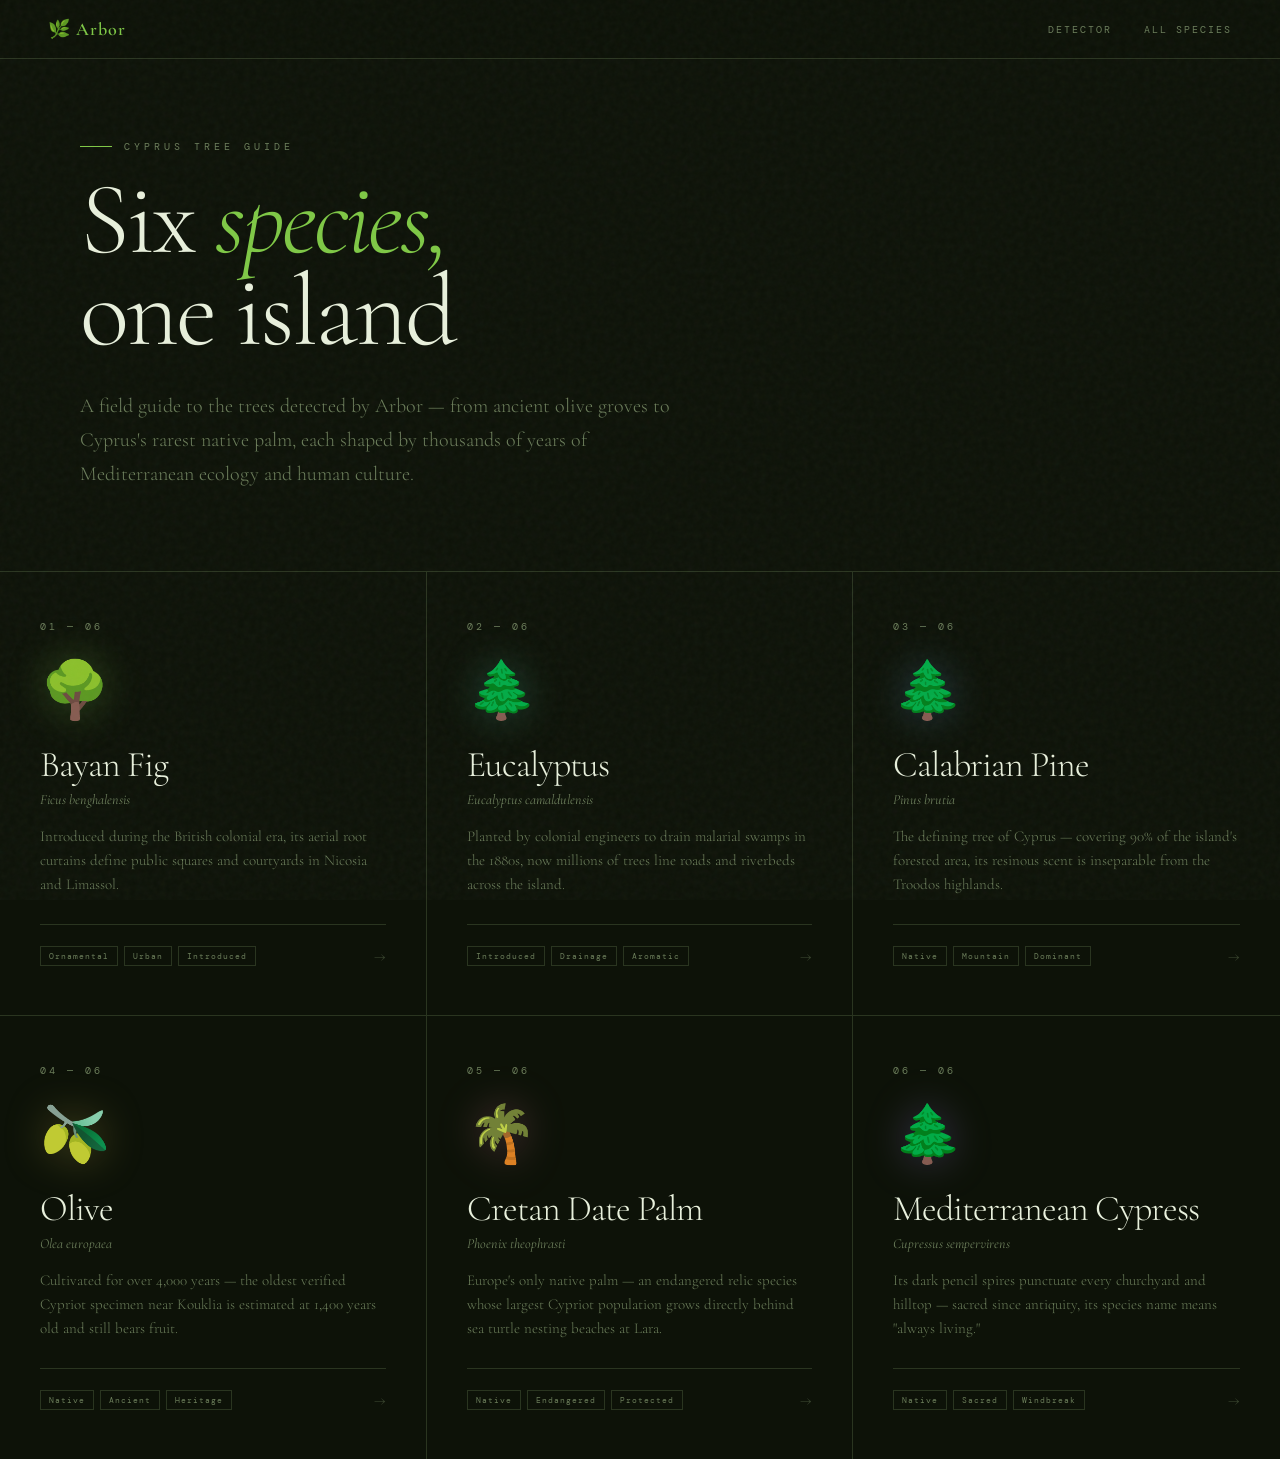
<file: species.html>
<!DOCTYPE html>
<html lang="en">
<head>
  <meta charset="UTF-8"/>
  <meta name="viewport" content="width=device-width, initial-scale=1.0"/>
  <title>Species — Arbor Cyprus</title>
  <link href="https://fonts.googleapis.com/css2?family=Cormorant+Garamond:ital,wght@0,300;0,400;0,600;1,300;1,400&family=DM+Mono:wght@300;400&display=swap" rel="stylesheet"/>
  <style>
    :root { --bg: #0d1208; --ink: #e8f0dc; --accent: #7ec845; --accent-dark: #3d6b12; --muted: #6b7d5a; --surface: #141a0e; --border: #2a3520; }
    *, *::before, *::after { box-sizing: border-box; margin: 0; padding: 0; }
    html { scroll-behavior: smooth; }
    body { background: var(--bg); color: var(--ink); font-family: 'Cormorant Garamond', serif; min-height: 100vh; }
    body::before { content: ''; position: fixed; inset: 0; background-image: url("data:image/svg+xml,%3Csvg viewBox='0 0 200 200' xmlns='http://www.w3.org/2000/svg'%3E%3Cfilter id='n'%3E%3CfeTurbulence type='fractalNoise' baseFrequency='0.75' numOctaves='4' stitchTiles='stitch'/%3E%3C/filter%3E%3Crect width='100%25' height='100%25' filter='url(%23n)' opacity='0.04'/%3E%3C/svg%3E"); pointer-events: none; z-index: 100; }

    nav { position: fixed; top: 0; left: 0; right: 0; display: flex; align-items: center; justify-content: space-between; padding: 18px 48px; background: rgba(13,18,8,0.9); backdrop-filter: blur(8px); border-bottom: 1px solid var(--border); z-index: 50; }
    .nav-logo { font-family: 'Cormorant Garamond', serif; font-size: 18px; font-weight: 600; color: var(--accent); text-decoration: none; letter-spacing: 1px; }
    .nav-links { display: flex; gap: 32px; }
    .nav-links a { font-family: 'DM Mono', monospace; font-size: 10px; letter-spacing: 2px; text-transform: uppercase; color: var(--muted); text-decoration: none; transition: color 0.2s; }
    .nav-links a:hover { color: var(--ink); }

    .page-header {
      padding: 140px 80px 80px;
      border-bottom: 1px solid var(--border);
    }

    .header-eyebrow {
      font-family: 'DM Mono', monospace;
      font-size: 10px; letter-spacing: 4px;
      text-transform: uppercase;
      color: var(--muted);
      margin-bottom: 20px;
      display: flex; align-items: center; gap: 12px;
    }
    .header-eyebrow::before { content: ''; display: inline-block; width: 32px; height: 1px; background: var(--accent); }

    h1 {
      font-size: clamp(48px, 8vw, 110px);
      font-weight: 300;
      letter-spacing: -3px;
      line-height: 0.9;
      color: var(--ink);
      margin-bottom: 32px;
    }

    h1 em { font-style: italic; color: var(--accent); }

    .header-desc {
      font-size: 20px; font-weight: 300;
      line-height: 1.7; color: var(--muted);
      max-width: 600px;
    }

    /* Grid */
    .species-grid {
      display: grid;
      grid-template-columns: repeat(3, 1fr);
      gap: 0;
    }

    .species-card {
      position: relative;
      border-right: 1px solid var(--border);
      border-bottom: 1px solid var(--border);
      padding: 48px 40px;
      text-decoration: none;
      color: var(--ink);
      overflow: hidden;
      transition: background 0.3s;
      display: flex;
      flex-direction: column;
      min-height: 380px;
    }

    .species-card:nth-child(3n) { border-right: none; }
    .species-card:nth-last-child(-n+3) { border-bottom: none; }

    .species-card::before {
      content: '';
      position: absolute;
      inset: 0;
      opacity: 0;
      transition: opacity 0.3s;
    }

    .species-card:hover::before { opacity: 1; }
    .species-card:hover .card-num { color: var(--card-accent); }
    .species-card:hover .card-arrow { transform: translateX(6px); opacity: 1; }

    .card-num {
      font-family: 'DM Mono', monospace;
      font-size: 10px; letter-spacing: 3px;
      color: var(--muted);
      margin-bottom: 24px;
      transition: color 0.3s;
    }

    .card-emoji {
      font-size: 56px;
      margin-bottom: 20px;
      display: block;
      filter: drop-shadow(0 0 20px var(--card-glow));
      transition: transform 0.3s;
    }

    .species-card:hover .card-emoji { transform: scale(1.1) translateY(-4px); }

    .card-name {
      font-size: 36px; font-weight: 300;
      letter-spacing: -1px;
      line-height: 1.1;
      margin-bottom: 6px;
      color: var(--ink);
    }

    .card-sci {
      font-style: italic;
      font-size: 14px;
      color: var(--muted);
      margin-bottom: 16px;
    }

    .card-desc {
      font-size: 15px; font-weight: 300;
      line-height: 1.6;
      color: var(--muted);
      flex: 1;
    }

    .card-footer {
      display: flex;
      align-items: center;
      justify-content: space-between;
      margin-top: 28px;
      padding-top: 20px;
      border-top: 1px solid var(--border);
    }

    .card-tags { display: flex; gap: 6px; flex-wrap: wrap; }

    .card-tag {
      font-family: 'DM Mono', monospace;
      font-size: 8px; letter-spacing: 1px;
      padding: 4px 8px;
      border: 1px solid var(--border);
      color: var(--muted);
    }

    .card-arrow {
      font-size: 18px;
      color: var(--muted);
      opacity: 0.4;
      transition: transform 0.3s, opacity 0.3s;
    }

    /* Per-card colours */
    .card-bayan      { --card-accent: #7ec845; --card-glow: rgba(126,200,69,0.3); }
    .card-bayan::before      { background: radial-gradient(ellipse at 0% 0%, rgba(126,200,69,0.06) 0%, transparent 60%); }

    .card-eucalyptus { --card-accent: #4fc3a1; --card-glow: rgba(79,195,161,0.3); }
    .card-eucalyptus::before { background: radial-gradient(ellipse at 0% 0%, rgba(79,195,161,0.06) 0%, transparent 60%); }

    .card-pine       { --card-accent: #5a9fd4; --card-glow: rgba(90,159,212,0.3); }
    .card-pine::before       { background: radial-gradient(ellipse at 0% 0%, rgba(90,159,212,0.06) 0%, transparent 60%); }

    .card-olive      { --card-accent: #c8b44a; --card-glow: rgba(200,180,74,0.3); }
    .card-olive::before      { background: radial-gradient(ellipse at 0% 0%, rgba(200,180,74,0.06) 0%, transparent 60%); }

    .card-palm       { --card-accent: #e07ca0; --card-glow: rgba(224,124,160,0.3); }
    .card-palm::before       { background: radial-gradient(ellipse at 0% 0%, rgba(224,124,160,0.06) 0%, transparent 60%); }

    .card-cypress    { --card-accent: #9b7ee8; --card-glow: rgba(155,126,232,0.3); }
    .card-cypress::before    { background: radial-gradient(ellipse at 0% 0%, rgba(155,126,232,0.06) 0%, transparent 60%); }

    @media (max-width: 900px) { .species-grid { grid-template-columns: 1fr 1fr; } .species-card:nth-child(3n) { border-right: 1px solid var(--border); } .species-card:nth-child(2n) { border-right: none; } }
    @media (max-width: 600px) { .species-grid { grid-template-columns: 1fr; } .species-card { border-right: none !important; } .page-header { padding: 100px 24px 48px; } nav { padding: 16px 24px; } .nav-links { display: none; } }
  </style>
</head>
<body>
<nav>
  <a class="nav-logo" href="index.html">🌿 Arbor</a>
  <div class="nav-links">
    <a href="index.html">Detector</a>
    <a href="species.html">All Species</a>
  </div>
</nav>

<div class="page-header">
  <div class="header-eyebrow">Cyprus Tree Guide</div>
  <h1>Six <em>species,</em><br>one island</h1>
  <p class="header-desc">A field guide to the trees detected by Arbor — from ancient olive groves to Cyprus's rarest native palm, each shaped by thousands of years of Mediterranean ecology and human culture.</p>
</div>

<div class="species-grid">

  <a class="species-card card-bayan" href="bayan.html">
    <div class="card-num">01 — 06</div>
    <span class="card-emoji">🌳</span>
    <div class="card-name">Bayan Fig</div>
    <div class="card-sci">Ficus benghalensis</div>
    <p class="card-desc">Introduced during the British colonial era, its aerial root curtains define public squares and courtyards in Nicosia and Limassol.</p>
    <div class="card-footer">
      <div class="card-tags">
        <span class="card-tag">Ornamental</span>
        <span class="card-tag">Urban</span>
        <span class="card-tag">Introduced</span>
      </div>
      <span class="card-arrow">→</span>
    </div>
  </a>

  <a class="species-card card-eucalyptus" href="eucalyptus.html">
    <div class="card-num">02 — 06</div>
    <span class="card-emoji">🌲</span>
    <div class="card-name">Eucalyptus</div>
    <div class="card-sci">Eucalyptus camaldulensis</div>
    <p class="card-desc">Planted by colonial engineers to drain malarial swamps in the 1880s, now millions of trees line roads and riverbeds across the island.</p>
    <div class="card-footer">
      <div class="card-tags">
        <span class="card-tag">Introduced</span>
        <span class="card-tag">Drainage</span>
        <span class="card-tag">Aromatic</span>
      </div>
      <span class="card-arrow">→</span>
    </div>
  </a>

  <a class="species-card card-pine" href="pine.html">
    <div class="card-num">03 — 06</div>
    <span class="card-emoji">🌲</span>
    <div class="card-name">Calabrian Pine</div>
    <div class="card-sci">Pinus brutia</div>
    <p class="card-desc">The defining tree of Cyprus — covering 90% of the island's forested area, its resinous scent is inseparable from the Troodos highlands.</p>
    <div class="card-footer">
      <div class="card-tags">
        <span class="card-tag">Native</span>
        <span class="card-tag">Mountain</span>
        <span class="card-tag">Dominant</span>
      </div>
      <span class="card-arrow">→</span>
    </div>
  </a>

  <a class="species-card card-olive" href="olive.html">
    <div class="card-num">04 — 06</div>
    <span class="card-emoji">🫒</span>
    <div class="card-name">Olive</div>
    <div class="card-sci">Olea europaea</div>
    <p class="card-desc">Cultivated for over 4,000 years — the oldest verified Cypriot specimen near Kouklia is estimated at 1,400 years old and still bears fruit.</p>
    <div class="card-footer">
      <div class="card-tags">
        <span class="card-tag">Native</span>
        <span class="card-tag">Ancient</span>
        <span class="card-tag">Heritage</span>
      </div>
      <span class="card-arrow">→</span>
    </div>
  </a>

  <a class="species-card card-palm" href="palm.html">
    <div class="card-num">05 — 06</div>
    <span class="card-emoji">🌴</span>
    <div class="card-name">Cretan Date Palm</div>
    <div class="card-sci">Phoenix theophrasti</div>
    <p class="card-desc">Europe's only native palm — an endangered relic species whose largest Cypriot population grows directly behind sea turtle nesting beaches at Lara.</p>
    <div class="card-footer">
      <div class="card-tags">
        <span class="card-tag">Native</span>
        <span class="card-tag">Endangered</span>
        <span class="card-tag">Protected</span>
      </div>
      <span class="card-arrow">→</span>
    </div>
  </a>

  <a class="species-card card-cypress" href="cypress.html">
    <div class="card-num">06 — 06</div>
    <span class="card-emoji">🌲</span>
    <div class="card-name">Mediterranean Cypress</div>
    <div class="card-sci">Cupressus sempervirens</div>
    <p class="card-desc">Its dark pencil spires punctuate every churchyard and hilltop — sacred since antiquity, its species name means "always living."</p>
    <div class="card-footer">
      <div class="card-tags">
        <span class="card-tag">Native</span>
        <span class="card-tag">Sacred</span>
        <span class="card-tag">Windbreak</span>
      </div>
      <span class="card-arrow">→</span>
    </div>
  </a>

</div>
</body>
</html>
</file>
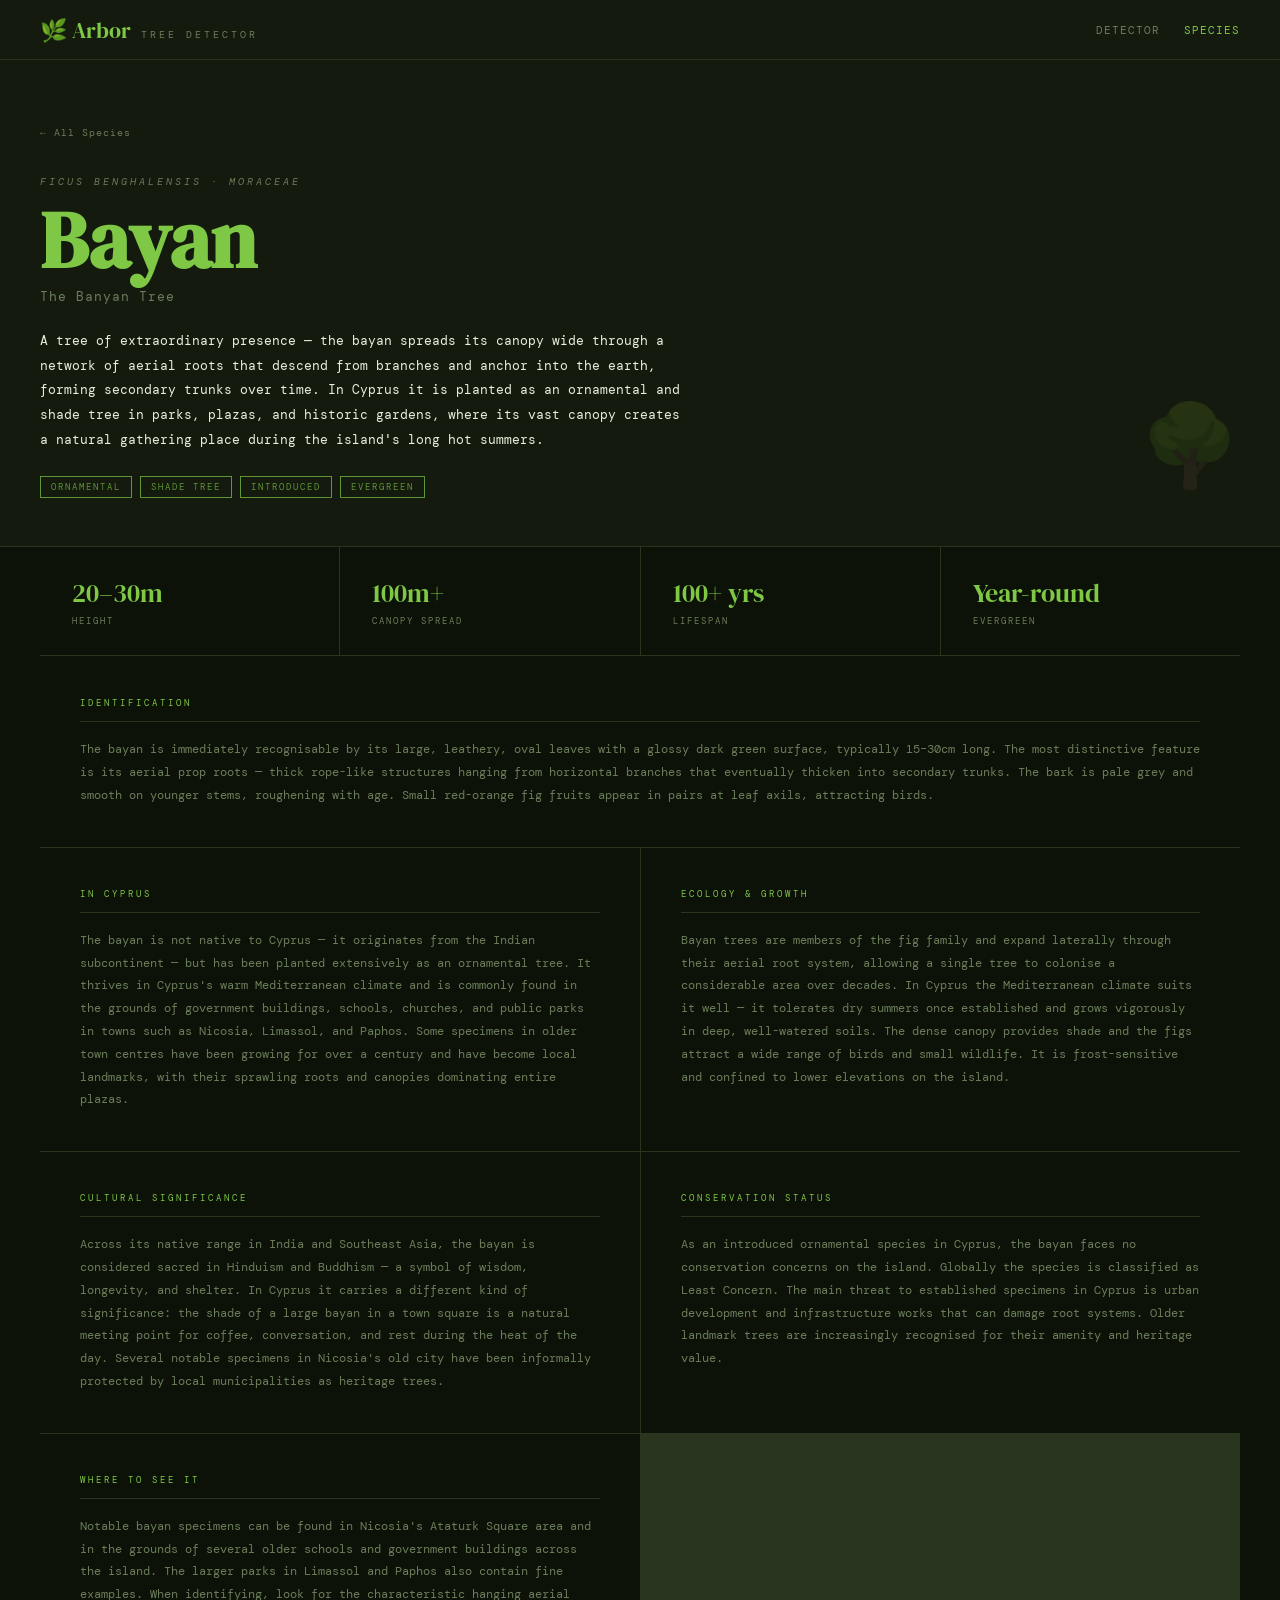
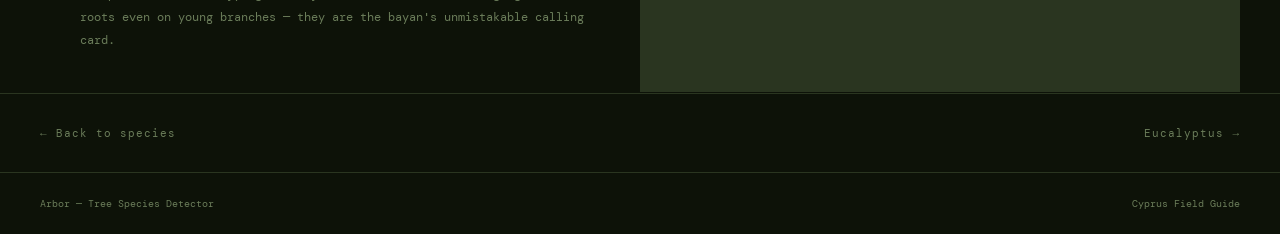
<file: species/bayan.html>
<!DOCTYPE html>
<html lang="en">
<head>
  <meta charset="UTF-8"/><meta name="viewport" content="width=device-width, initial-scale=1.0"/>
  <title>Arbor — Bayan</title>
  <link href="https://fonts.googleapis.com/css2?family=DM+Serif+Display:ital@0;1&family=DM+Mono:wght@300;400;500&display=swap" rel="stylesheet"/>

  <style>
    *, *::before, *::after { box-sizing: border-box; margin: 0; padding: 0; }
    :root { --bg: #0d1208; --surface: #141a0e; --border: #2a3520; --text: #e8f0dc; --muted: #6b7d5a; }
    html, body { min-height: 100vh; background: var(--bg); color: var(--text); font-family: 'DM Mono', monospace; }
    header { display: flex; align-items: center; justify-content: space-between; padding: 0 40px; height: 60px; border-bottom: 1px solid var(--border); background: var(--surface); position: sticky; top: 0; z-index: 100; }
    .logo { display: flex; align-items: baseline; gap: 10px; text-decoration: none; }
    .logo-mark { font-family: 'DM Serif Display', serif; font-size: 22px; color: var(--species-color, #7ec845); }
    .logo-sub { font-size: 10px; color: var(--muted); letter-spacing: 3px; text-transform: uppercase; }
    nav { display: flex; gap: 24px; }
    nav a { font-size: 11px; color: var(--muted); text-decoration: none; letter-spacing: 1px; text-transform: uppercase; transition: color 0.2s; }
    nav a:hover, nav a.active { color: var(--species-color, #7ec845); }
    .hero { border-bottom: 1px solid var(--border); padding: 60px 40px 0; background: var(--surface); }
    .back { display: inline-block; font-size: 10px; color: var(--muted); text-decoration: none; letter-spacing: 1px; margin-bottom: 36px; transition: color 0.2s; }
    .back:hover { color: var(--species-color, #7ec845); }
    .hero-inner { display: flex; justify-content: space-between; align-items: flex-end; gap: 40px; padding-bottom: 48px; }
    .hero-text { max-width: 640px; }
    .eyebrow { font-size: 10px; letter-spacing: 3px; text-transform: uppercase; color: var(--muted); margin-bottom: 12px; font-style: italic; }
    .title { font-family: 'DM Serif Display', serif; font-size: clamp(48px, 7vw, 80px); line-height: 1; color: var(--species-color, #7ec845); margin-bottom: 8px; }
    .subtitle { font-size: 13px; color: var(--muted); margin-bottom: 24px; letter-spacing: 1px; }
    .intro { font-size: 13px; color: var(--text); line-height: 1.9; margin-bottom: 24px; }
    .tags { display: flex; gap: 8px; flex-wrap: wrap; }
    .tag { font-size: 9px; letter-spacing: 2px; text-transform: uppercase; padding: 4px 10px; border: 1px solid var(--species-color, #7ec845); color: var(--species-color, #7ec845); opacity: 0.7; }
    .hero-icon { font-size: 80px; opacity: 0.15; flex-shrink: 0; }
    .facts-bar { display: flex; border-bottom: 1px solid var(--border); }
    .fact { flex: 1; padding: 28px 32px; border-right: 1px solid var(--border); }
    .fact:last-child { border-right: none; }
    .fact-val { font-family: 'DM Serif Display', serif; font-size: 26px; color: var(--species-color, #7ec845); margin-bottom: 4px; }
    .fact-label { font-size: 9px; color: var(--muted); letter-spacing: 2px; text-transform: uppercase; }
    .content { max-width: 1200px; margin: 0 auto; }
    .sections { display: grid; grid-template-columns: 1fr 1fr; gap: 1px; background: var(--border); margin: 1px 0; }
    .section { background: var(--bg); padding: 40px; display: flex; flex-direction: column; gap: 16px; }
    .section:first-child { grid-column: 1 / -1; }
    .section-label { font-size: 9px; letter-spacing: 3px; text-transform: uppercase; color: var(--species-color, #7ec845); padding-bottom: 12px; border-bottom: 1px solid var(--border); }
    .section-body p { font-size: 12px; color: var(--muted); line-height: 1.9; }
    .section-body p + p { margin-top: 12px; }
    .nav-footer { display: flex; justify-content: space-between; padding: 32px 40px; border-top: 1px solid var(--border); }
    .nav-btn { font-size: 11px; color: var(--muted); text-decoration: none; letter-spacing: 1px; transition: color 0.2s; }
    .nav-btn:hover { color: var(--species-color, #7ec845); }
    footer { border-top: 1px solid var(--border); padding: 24px 40px; display: flex; justify-content: space-between; font-size: 10px; color: var(--muted); }
    @media (max-width: 700px) { header { padding: 0 20px; } .hero { padding: 40px 20px 0; } .hero-inner { flex-direction: column; } .hero-icon { display: none; } .facts-bar { flex-wrap: wrap; } .fact { min-width: 50%; } .sections { grid-template-columns: 1fr; } .section:first-child { grid-column: 1; } .section { padding: 28px 20px; } .nav-footer { padding: 24px 20px; } footer { padding: 20px; flex-direction: column; gap: 8px; } }
  </style>
</head>
<body style="--species-color: #7ec845">
<header>
  <a href="../index.html" class="logo"><span class="logo-mark">🌿 Arbor</span><span class="logo-sub">Tree Detector</span></a>
  <nav><a href="../index.html">Detector</a><a href="../species.html" class="active">Species</a></nav>
</header>
<div class="hero">
  <a href="../species.html" class="back">← All Species</a>
  <div class="hero-inner">
    <div class="hero-text">
      <div class="eyebrow">Ficus benghalensis · Moraceae</div>
      <h1 class="title">Bayan</h1>
      <p class="subtitle">The Banyan Tree</p>
      <p class="intro">A tree of extraordinary presence — the bayan spreads its canopy wide through a network of aerial roots that descend from branches and anchor into the earth, forming secondary trunks over time. In Cyprus it is planted as an ornamental and shade tree in parks, plazas, and historic gardens, where its vast canopy creates a natural gathering place during the island's long hot summers.</p>
      <div class="tags"><span class="tag">Ornamental</span><span class="tag">Shade tree</span><span class="tag">Introduced</span><span class="tag">Evergreen</span></div>
    </div>
    <div class="hero-icon">🌳</div>
  </div>
</div>
<div class="content">
  <div class="facts-bar">
    <div class="fact"><div class="fact-val">20–30m</div><div class="fact-label">Height</div></div>
    <div class="fact"><div class="fact-val">100m+</div><div class="fact-label">Canopy spread</div></div>
    <div class="fact"><div class="fact-val">100+ yrs</div><div class="fact-label">Lifespan</div></div>
    <div class="fact"><div class="fact-val">Year-round</div><div class="fact-label">Evergreen</div></div>
  </div>
  <div class="sections">
    <div class="section">
      <div class="section-label">Identification</div>
      <div class="section-body"><p>The bayan is immediately recognisable by its large, leathery, oval leaves with a glossy dark green surface, typically 15–30cm long. The most distinctive feature is its aerial prop roots — thick rope-like structures hanging from horizontal branches that eventually thicken into secondary trunks. The bark is pale grey and smooth on younger stems, roughening with age. Small red-orange fig fruits appear in pairs at leaf axils, attracting birds.</p></div>
    </div>
    <div class="section">
      <div class="section-label">In Cyprus</div>
      <div class="section-body"><p>The bayan is not native to Cyprus — it originates from the Indian subcontinent — but has been planted extensively as an ornamental tree. It thrives in Cyprus's warm Mediterranean climate and is commonly found in the grounds of government buildings, schools, churches, and public parks in towns such as Nicosia, Limassol, and Paphos. Some specimens in older town centres have been growing for over a century and have become local landmarks, with their sprawling roots and canopies dominating entire plazas.</p></div>
    </div>
    <div class="section">
      <div class="section-label">Ecology & Growth</div>
      <div class="section-body"><p>Bayan trees are members of the fig family and expand laterally through their aerial root system, allowing a single tree to colonise a considerable area over decades. In Cyprus the Mediterranean climate suits it well — it tolerates dry summers once established and grows vigorously in deep, well-watered soils. The dense canopy provides shade and the figs attract a wide range of birds and small wildlife. It is frost-sensitive and confined to lower elevations on the island.</p></div>
    </div>
    <div class="section">
      <div class="section-label">Cultural Significance</div>
      <div class="section-body"><p>Across its native range in India and Southeast Asia, the bayan is considered sacred in Hinduism and Buddhism — a symbol of wisdom, longevity, and shelter. In Cyprus it carries a different kind of significance: the shade of a large bayan in a town square is a natural meeting point for coffee, conversation, and rest during the heat of the day. Several notable specimens in Nicosia's old city have been informally protected by local municipalities as heritage trees.</p></div>
    </div>
    <div class="section">
      <div class="section-label">Conservation Status</div>
      <div class="section-body"><p>As an introduced ornamental species in Cyprus, the bayan faces no conservation concerns on the island. Globally the species is classified as Least Concern. The main threat to established specimens in Cyprus is urban development and infrastructure works that can damage root systems. Older landmark trees are increasingly recognised for their amenity and heritage value.</p></div>
    </div>
    <div class="section">
      <div class="section-label">Where to See It</div>
      <div class="section-body"><p>Notable bayan specimens can be found in Nicosia's Ataturk Square area and in the grounds of several older schools and government buildings across the island. The larger parks in Limassol and Paphos also contain fine examples. When identifying, look for the characteristic hanging aerial roots even on young branches — they are the bayan's unmistakable calling card.</p></div>
    </div>
  </div>
</div>
<div class="nav-footer">
  <a href="../species.html" class="nav-btn">← Back to species</a>
  <a href="eucalyptus.html" class="nav-btn next">Eucalyptus →</a>
</div>
<footer><span>Arbor — Tree Species Detector</span><span>Cyprus Field Guide</span></footer>
</body>
</html>
</file>
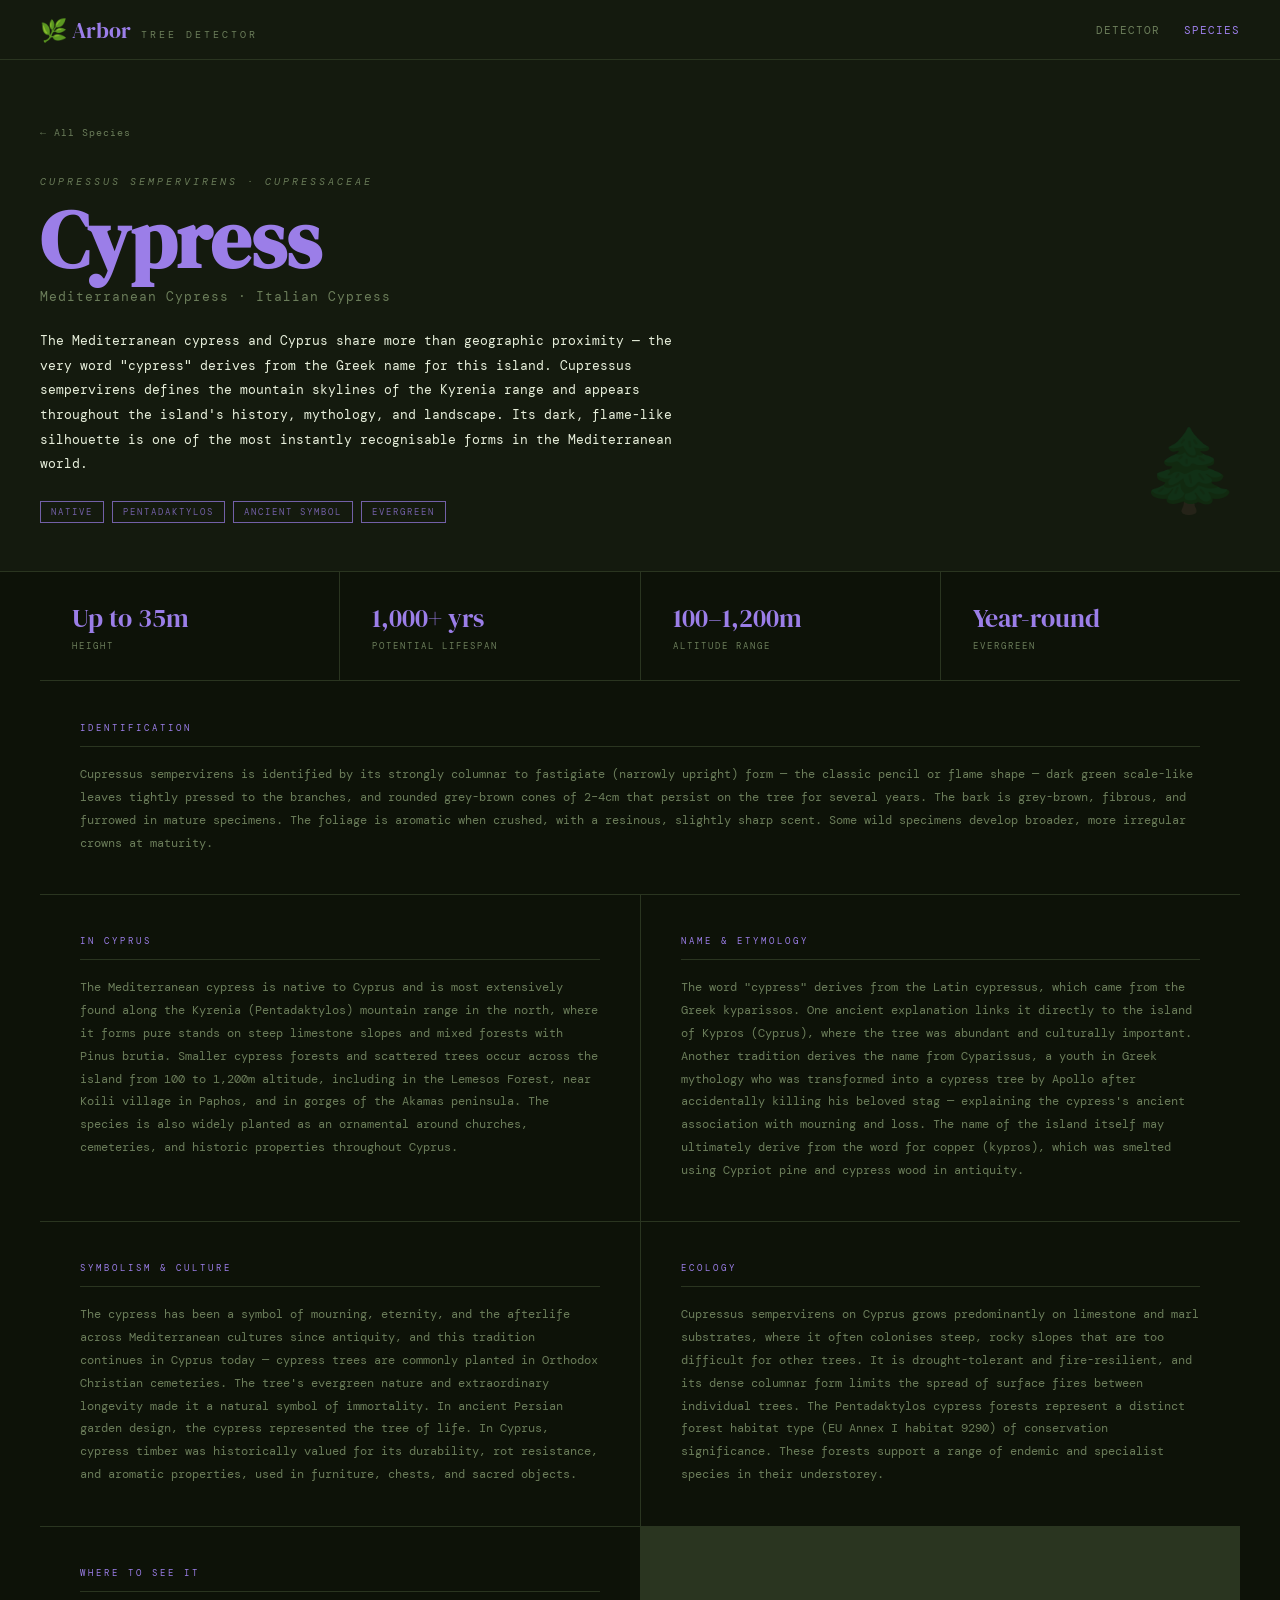
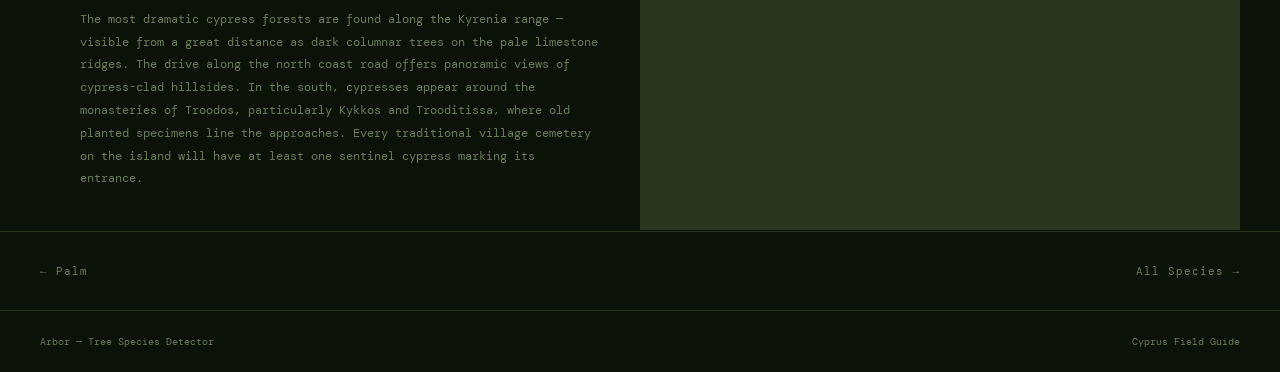
<file: species/cypress.html>
<!DOCTYPE html>
<html lang="en">
<head>
  <meta charset="UTF-8"/><meta name="viewport" content="width=device-width, initial-scale=1.0"/>
  <title>Arbor — Cypress</title>
  <link href="https://fonts.googleapis.com/css2?family=DM+Serif+Display:ital@0;1&family=DM+Mono:wght@300;400;500&display=swap" rel="stylesheet"/>

  <style>
    *, *::before, *::after { box-sizing: border-box; margin: 0; padding: 0; }
    :root { --bg: #0d1208; --surface: #141a0e; --border: #2a3520; --text: #e8f0dc; --muted: #6b7d5a; }
    html, body { min-height: 100vh; background: var(--bg); color: var(--text); font-family: 'DM Mono', monospace; }
    header { display: flex; align-items: center; justify-content: space-between; padding: 0 40px; height: 60px; border-bottom: 1px solid var(--border); background: var(--surface); position: sticky; top: 0; z-index: 100; }
    .logo { display: flex; align-items: baseline; gap: 10px; text-decoration: none; }
    .logo-mark { font-family: 'DM Serif Display', serif; font-size: 22px; color: var(--species-color, #7ec845); }
    .logo-sub { font-size: 10px; color: var(--muted); letter-spacing: 3px; text-transform: uppercase; }
    nav { display: flex; gap: 24px; }
    nav a { font-size: 11px; color: var(--muted); text-decoration: none; letter-spacing: 1px; text-transform: uppercase; transition: color 0.2s; }
    nav a:hover, nav a.active { color: var(--species-color, #7ec845); }
    .hero { border-bottom: 1px solid var(--border); padding: 60px 40px 0; background: var(--surface); }
    .back { display: inline-block; font-size: 10px; color: var(--muted); text-decoration: none; letter-spacing: 1px; margin-bottom: 36px; transition: color 0.2s; }
    .back:hover { color: var(--species-color, #7ec845); }
    .hero-inner { display: flex; justify-content: space-between; align-items: flex-end; gap: 40px; padding-bottom: 48px; }
    .hero-text { max-width: 640px; }
    .eyebrow { font-size: 10px; letter-spacing: 3px; text-transform: uppercase; color: var(--muted); margin-bottom: 12px; font-style: italic; }
    .title { font-family: 'DM Serif Display', serif; font-size: clamp(48px, 7vw, 80px); line-height: 1; color: var(--species-color, #7ec845); margin-bottom: 8px; }
    .subtitle { font-size: 13px; color: var(--muted); margin-bottom: 24px; letter-spacing: 1px; }
    .intro { font-size: 13px; color: var(--text); line-height: 1.9; margin-bottom: 24px; }
    .tags { display: flex; gap: 8px; flex-wrap: wrap; }
    .tag { font-size: 9px; letter-spacing: 2px; text-transform: uppercase; padding: 4px 10px; border: 1px solid var(--species-color, #7ec845); color: var(--species-color, #7ec845); opacity: 0.7; }
    .hero-icon { font-size: 80px; opacity: 0.15; flex-shrink: 0; }
    .facts-bar { display: flex; border-bottom: 1px solid var(--border); }
    .fact { flex: 1; padding: 28px 32px; border-right: 1px solid var(--border); }
    .fact:last-child { border-right: none; }
    .fact-val { font-family: 'DM Serif Display', serif; font-size: 26px; color: var(--species-color, #7ec845); margin-bottom: 4px; }
    .fact-label { font-size: 9px; color: var(--muted); letter-spacing: 2px; text-transform: uppercase; }
    .content { max-width: 1200px; margin: 0 auto; }
    .sections { display: grid; grid-template-columns: 1fr 1fr; gap: 1px; background: var(--border); margin: 1px 0; }
    .section { background: var(--bg); padding: 40px; display: flex; flex-direction: column; gap: 16px; }
    .section:first-child { grid-column: 1 / -1; }
    .section-label { font-size: 9px; letter-spacing: 3px; text-transform: uppercase; color: var(--species-color, #7ec845); padding-bottom: 12px; border-bottom: 1px solid var(--border); }
    .section-body p { font-size: 12px; color: var(--muted); line-height: 1.9; }
    .section-body p + p { margin-top: 12px; }
    .nav-footer { display: flex; justify-content: space-between; padding: 32px 40px; border-top: 1px solid var(--border); }
    .nav-btn { font-size: 11px; color: var(--muted); text-decoration: none; letter-spacing: 1px; transition: color 0.2s; }
    .nav-btn:hover { color: var(--species-color, #7ec845); }
    footer { border-top: 1px solid var(--border); padding: 24px 40px; display: flex; justify-content: space-between; font-size: 10px; color: var(--muted); }
    @media (max-width: 700px) { header { padding: 0 20px; } .hero { padding: 40px 20px 0; } .hero-inner { flex-direction: column; } .hero-icon { display: none; } .facts-bar { flex-wrap: wrap; } .fact { min-width: 50%; } .sections { grid-template-columns: 1fr; } .section:first-child { grid-column: 1; } .section { padding: 28px 20px; } .nav-footer { padding: 24px 20px; } footer { padding: 20px; flex-direction: column; gap: 8px; } }
  </style>
</head>
<body style="--species-color: #9b7ee8">
<header>
  <a href="../index.html" class="logo"><span class="logo-mark">🌿 Arbor</span><span class="logo-sub">Tree Detector</span></a>
  <nav><a href="../index.html">Detector</a><a href="../species.html" class="active">Species</a></nav>
</header>
<div class="hero">
  <a href="../species.html" class="back">← All Species</a>
  <div class="hero-inner">
    <div class="hero-text">
      <div class="eyebrow">Cupressus sempervirens · Cupressaceae</div>
      <h1 class="title">Cypress</h1>
      <p class="subtitle">Mediterranean Cypress · Italian Cypress</p>
      <p class="intro">The Mediterranean cypress and Cyprus share more than geographic proximity — the very word "cypress" derives from the Greek name for this island. Cupressus sempervirens defines the mountain skylines of the Kyrenia range and appears throughout the island's history, mythology, and landscape. Its dark, flame-like silhouette is one of the most instantly recognisable forms in the Mediterranean world.</p>
      <div class="tags"><span class="tag">Native</span><span class="tag">Pentadaktylos</span><span class="tag">Ancient symbol</span><span class="tag">Evergreen</span></div>
    </div>
    <div class="hero-icon">🌲</div>
  </div>
</div>
<div class="content">
  <div class="facts-bar">
    <div class="fact"><div class="fact-val">Up to 35m</div><div class="fact-label">Height</div></div>
    <div class="fact"><div class="fact-val">1,000+ yrs</div><div class="fact-label">Potential lifespan</div></div>
    <div class="fact"><div class="fact-val">100–1,200m</div><div class="fact-label">Altitude range</div></div>
    <div class="fact"><div class="fact-val">Year-round</div><div class="fact-label">Evergreen</div></div>
  </div>
  <div class="sections">
    <div class="section">
      <div class="section-label">Identification</div>
      <div class="section-body"><p>Cupressus sempervirens is identified by its strongly columnar to fastigiate (narrowly upright) form — the classic pencil or flame shape — dark green scale-like leaves tightly pressed to the branches, and rounded grey-brown cones of 2–4cm that persist on the tree for several years. The bark is grey-brown, fibrous, and furrowed in mature specimens. The foliage is aromatic when crushed, with a resinous, slightly sharp scent. Some wild specimens develop broader, more irregular crowns at maturity.</p></div>
    </div>
    <div class="section">
      <div class="section-label">In Cyprus</div>
      <div class="section-body"><p>The Mediterranean cypress is native to Cyprus and is most extensively found along the Kyrenia (Pentadaktylos) mountain range in the north, where it forms pure stands on steep limestone slopes and mixed forests with Pinus brutia. Smaller cypress forests and scattered trees occur across the island from 100 to 1,200m altitude, including in the Lemesos Forest, near Koili village in Paphos, and in gorges of the Akamas peninsula. The species is also widely planted as an ornamental around churches, cemeteries, and historic properties throughout Cyprus.</p></div>
    </div>
    <div class="section">
      <div class="section-label">Name & Etymology</div>
      <div class="section-body"><p>The word "cypress" derives from the Latin cypressus, which came from the Greek kyparissos. One ancient explanation links it directly to the island of Kypros (Cyprus), where the tree was abundant and culturally important. Another tradition derives the name from Cyparissus, a youth in Greek mythology who was transformed into a cypress tree by Apollo after accidentally killing his beloved stag — explaining the cypress's ancient association with mourning and loss. The name of the island itself may ultimately derive from the word for copper (kypros), which was smelted using Cypriot pine and cypress wood in antiquity.</p></div>
    </div>
    <div class="section">
      <div class="section-label">Symbolism & Culture</div>
      <div class="section-body"><p>The cypress has been a symbol of mourning, eternity, and the afterlife across Mediterranean cultures since antiquity, and this tradition continues in Cyprus today — cypress trees are commonly planted in Orthodox Christian cemeteries. The tree's evergreen nature and extraordinary longevity made it a natural symbol of immortality. In ancient Persian garden design, the cypress represented the tree of life. In Cyprus, cypress timber was historically valued for its durability, rot resistance, and aromatic properties, used in furniture, chests, and sacred objects.</p></div>
    </div>
    <div class="section">
      <div class="section-label">Ecology</div>
      <div class="section-body"><p>Cupressus sempervirens on Cyprus grows predominantly on limestone and marl substrates, where it often colonises steep, rocky slopes that are too difficult for other trees. It is drought-tolerant and fire-resilient, and its dense columnar form limits the spread of surface fires between individual trees. The Pentadaktylos cypress forests represent a distinct forest habitat type (EU Annex I habitat 9290) of conservation significance. These forests support a range of endemic and specialist species in their understorey.</p></div>
    </div>
    <div class="section">
      <div class="section-label">Where to See It</div>
      <div class="section-body"><p>The most dramatic cypress forests are found along the Kyrenia range — visible from a great distance as dark columnar trees on the pale limestone ridges. The drive along the north coast road offers panoramic views of cypress-clad hillsides. In the south, cypresses appear around the monasteries of Troodos, particularly Kykkos and Trooditissa, where old planted specimens line the approaches. Every traditional village cemetery on the island will have at least one sentinel cypress marking its entrance.</p></div>
    </div>
  </div>
</div>
<div class="nav-footer">
  <a href="palm.html" class="nav-btn">← Palm</a>
  <a href="../species.html" class="nav-btn next">All Species →</a>
</div>
<footer><span>Arbor — Tree Species Detector</span><span>Cyprus Field Guide</span></footer>
</body>
</html>
</file>
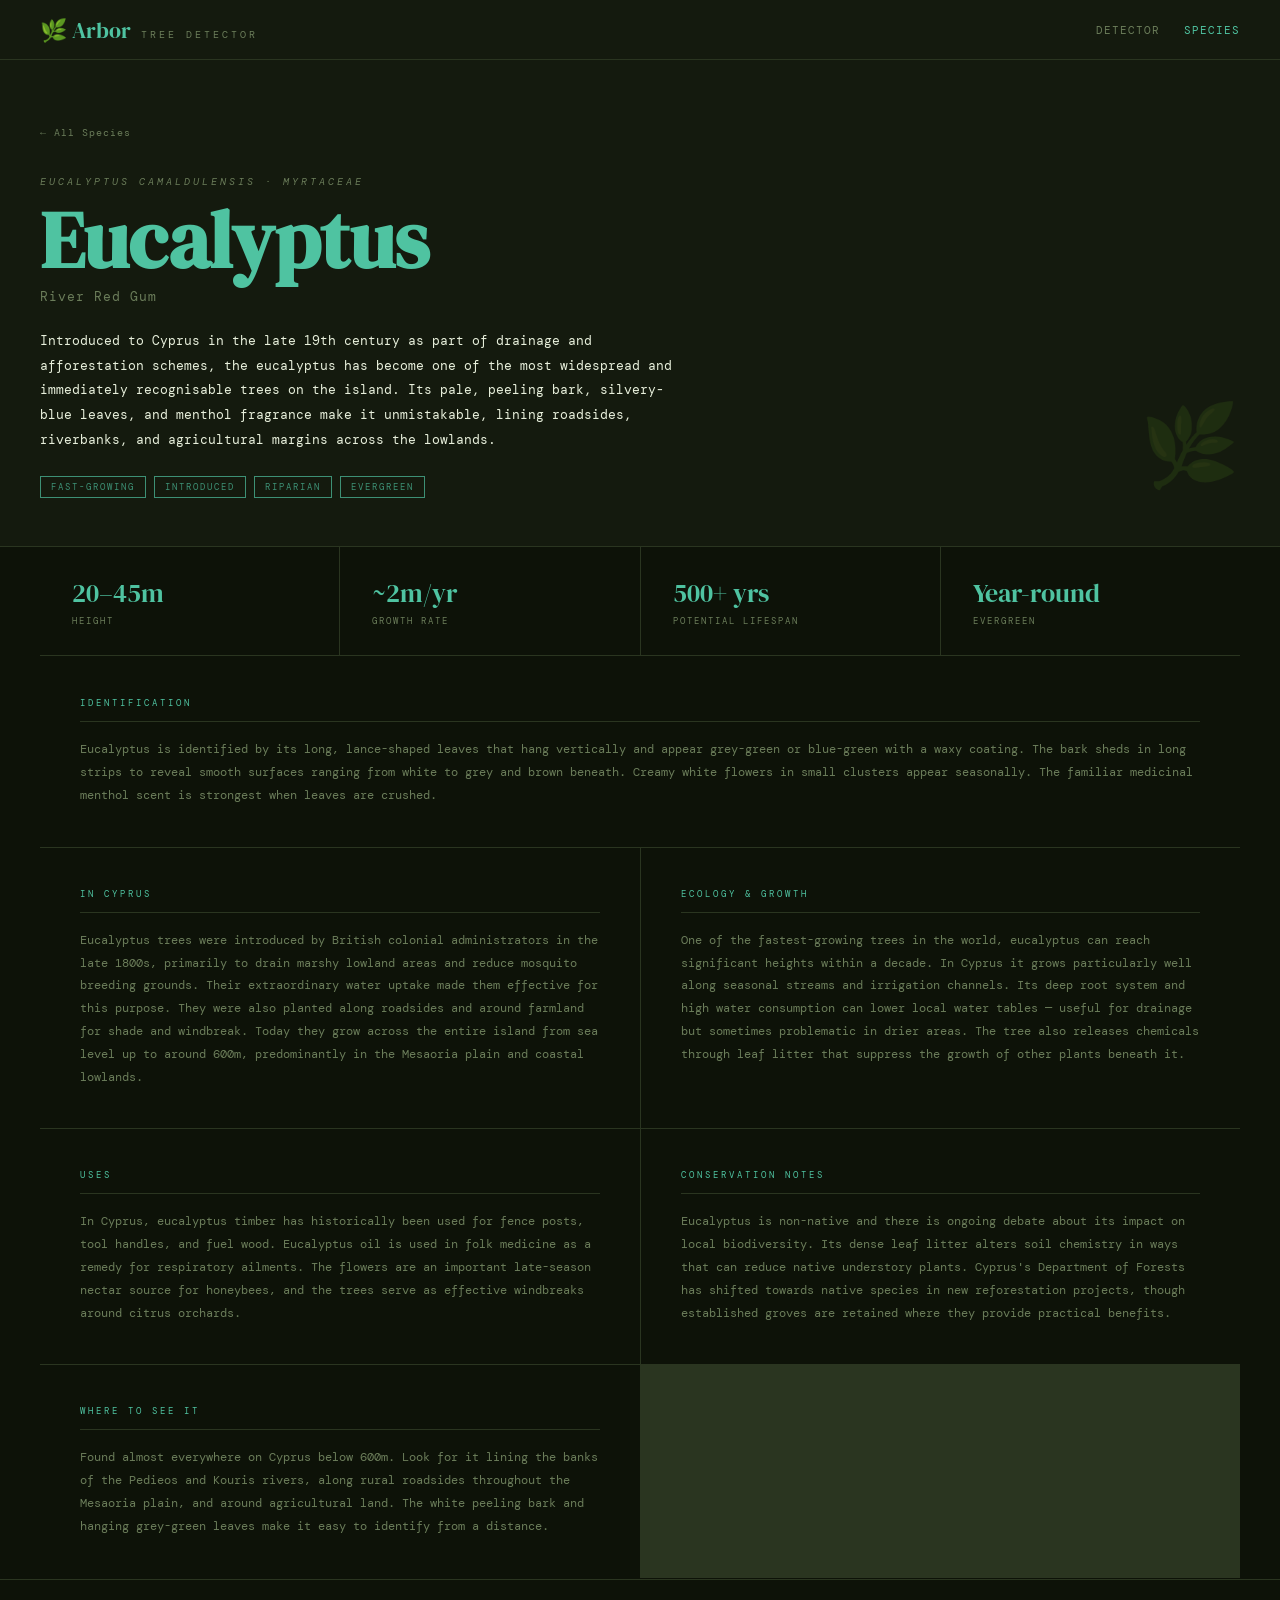
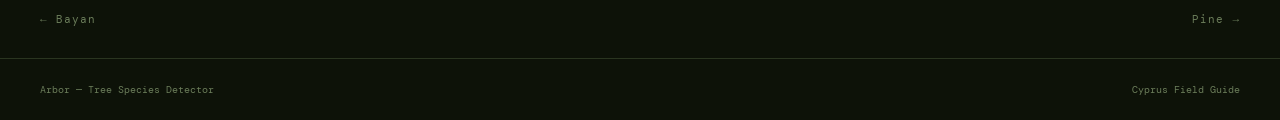
<file: species/eucalyptus.html>
<!DOCTYPE html>
<html lang="en">
<head>
  <meta charset="UTF-8"/><meta name="viewport" content="width=device-width, initial-scale=1.0"/>
  <title>Arbor — Eucalyptus</title>
  <link href="https://fonts.googleapis.com/css2?family=DM+Serif+Display:ital@0;1&family=DM+Mono:wght@300;400;500&display=swap" rel="stylesheet"/>

  <style>
    *, *::before, *::after { box-sizing: border-box; margin: 0; padding: 0; }
    :root { --bg: #0d1208; --surface: #141a0e; --border: #2a3520; --text: #e8f0dc; --muted: #6b7d5a; }
    html, body { min-height: 100vh; background: var(--bg); color: var(--text); font-family: 'DM Mono', monospace; }
    header { display: flex; align-items: center; justify-content: space-between; padding: 0 40px; height: 60px; border-bottom: 1px solid var(--border); background: var(--surface); position: sticky; top: 0; z-index: 100; }
    .logo { display: flex; align-items: baseline; gap: 10px; text-decoration: none; }
    .logo-mark { font-family: 'DM Serif Display', serif; font-size: 22px; color: var(--species-color, #7ec845); }
    .logo-sub { font-size: 10px; color: var(--muted); letter-spacing: 3px; text-transform: uppercase; }
    nav { display: flex; gap: 24px; }
    nav a { font-size: 11px; color: var(--muted); text-decoration: none; letter-spacing: 1px; text-transform: uppercase; transition: color 0.2s; }
    nav a:hover, nav a.active { color: var(--species-color, #7ec845); }
    .hero { border-bottom: 1px solid var(--border); padding: 60px 40px 0; background: var(--surface); }
    .back { display: inline-block; font-size: 10px; color: var(--muted); text-decoration: none; letter-spacing: 1px; margin-bottom: 36px; transition: color 0.2s; }
    .back:hover { color: var(--species-color, #7ec845); }
    .hero-inner { display: flex; justify-content: space-between; align-items: flex-end; gap: 40px; padding-bottom: 48px; }
    .hero-text { max-width: 640px; }
    .eyebrow { font-size: 10px; letter-spacing: 3px; text-transform: uppercase; color: var(--muted); margin-bottom: 12px; font-style: italic; }
    .title { font-family: 'DM Serif Display', serif; font-size: clamp(48px, 7vw, 80px); line-height: 1; color: var(--species-color, #7ec845); margin-bottom: 8px; }
    .subtitle { font-size: 13px; color: var(--muted); margin-bottom: 24px; letter-spacing: 1px; }
    .intro { font-size: 13px; color: var(--text); line-height: 1.9; margin-bottom: 24px; }
    .tags { display: flex; gap: 8px; flex-wrap: wrap; }
    .tag { font-size: 9px; letter-spacing: 2px; text-transform: uppercase; padding: 4px 10px; border: 1px solid var(--species-color, #7ec845); color: var(--species-color, #7ec845); opacity: 0.7; }
    .hero-icon { font-size: 80px; opacity: 0.15; flex-shrink: 0; }
    .facts-bar { display: flex; border-bottom: 1px solid var(--border); }
    .fact { flex: 1; padding: 28px 32px; border-right: 1px solid var(--border); }
    .fact:last-child { border-right: none; }
    .fact-val { font-family: 'DM Serif Display', serif; font-size: 26px; color: var(--species-color, #7ec845); margin-bottom: 4px; }
    .fact-label { font-size: 9px; color: var(--muted); letter-spacing: 2px; text-transform: uppercase; }
    .content { max-width: 1200px; margin: 0 auto; }
    .sections { display: grid; grid-template-columns: 1fr 1fr; gap: 1px; background: var(--border); margin: 1px 0; }
    .section { background: var(--bg); padding: 40px; display: flex; flex-direction: column; gap: 16px; }
    .section:first-child { grid-column: 1 / -1; }
    .section-label { font-size: 9px; letter-spacing: 3px; text-transform: uppercase; color: var(--species-color, #7ec845); padding-bottom: 12px; border-bottom: 1px solid var(--border); }
    .section-body p { font-size: 12px; color: var(--muted); line-height: 1.9; }
    .section-body p + p { margin-top: 12px; }
    .nav-footer { display: flex; justify-content: space-between; padding: 32px 40px; border-top: 1px solid var(--border); }
    .nav-btn { font-size: 11px; color: var(--muted); text-decoration: none; letter-spacing: 1px; transition: color 0.2s; }
    .nav-btn:hover { color: var(--species-color, #7ec845); }
    footer { border-top: 1px solid var(--border); padding: 24px 40px; display: flex; justify-content: space-between; font-size: 10px; color: var(--muted); }
    @media (max-width: 700px) { header { padding: 0 20px; } .hero { padding: 40px 20px 0; } .hero-inner { flex-direction: column; } .hero-icon { display: none; } .facts-bar { flex-wrap: wrap; } .fact { min-width: 50%; } .sections { grid-template-columns: 1fr; } .section:first-child { grid-column: 1; } .section { padding: 28px 20px; } .nav-footer { padding: 24px 20px; } footer { padding: 20px; flex-direction: column; gap: 8px; } }
  </style>
</head>
<body style="--species-color: #4fc3a1">
<header>
  <a href="../index.html" class="logo"><span class="logo-mark">🌿 Arbor</span><span class="logo-sub">Tree Detector</span></a>
  <nav><a href="../index.html">Detector</a><a href="../species.html" class="active">Species</a></nav>
</header>
<div class="hero">
  <a href="../species.html" class="back">← All Species</a>
  <div class="hero-inner">
    <div class="hero-text">
      <div class="eyebrow">Eucalyptus camaldulensis · Myrtaceae</div>
      <h1 class="title">Eucalyptus</h1>
      <p class="subtitle">River Red Gum</p>
      <p class="intro">Introduced to Cyprus in the late 19th century as part of drainage and afforestation schemes, the eucalyptus has become one of the most widespread and immediately recognisable trees on the island. Its pale, peeling bark, silvery-blue leaves, and menthol fragrance make it unmistakable, lining roadsides, riverbanks, and agricultural margins across the lowlands.</p>
      <div class="tags"><span class="tag">Fast-growing</span><span class="tag">Introduced</span><span class="tag">Riparian</span><span class="tag">Evergreen</span></div>
    </div>
    <div class="hero-icon">🌿</div>
  </div>
</div>
<div class="content">
  <div class="facts-bar">
    <div class="fact"><div class="fact-val">20–45m</div><div class="fact-label">Height</div></div>
    <div class="fact"><div class="fact-val">~2m/yr</div><div class="fact-label">Growth rate</div></div>
    <div class="fact"><div class="fact-val">500+ yrs</div><div class="fact-label">Potential lifespan</div></div>
    <div class="fact"><div class="fact-val">Year-round</div><div class="fact-label">Evergreen</div></div>
  </div>
  <div class="sections">
    <div class="section">
      <div class="section-label">Identification</div>
      <div class="section-body"><p>Eucalyptus is identified by its long, lance-shaped leaves that hang vertically and appear grey-green or blue-green with a waxy coating. The bark sheds in long strips to reveal smooth surfaces ranging from white to grey and brown beneath. Creamy white flowers in small clusters appear seasonally. The familiar medicinal menthol scent is strongest when leaves are crushed.</p></div>
    </div>
    <div class="section">
      <div class="section-label">In Cyprus</div>
      <div class="section-body"><p>Eucalyptus trees were introduced by British colonial administrators in the late 1800s, primarily to drain marshy lowland areas and reduce mosquito breeding grounds. Their extraordinary water uptake made them effective for this purpose. They were also planted along roadsides and around farmland for shade and windbreak. Today they grow across the entire island from sea level up to around 600m, predominantly in the Mesaoria plain and coastal lowlands.</p></div>
    </div>
    <div class="section">
      <div class="section-label">Ecology & Growth</div>
      <div class="section-body"><p>One of the fastest-growing trees in the world, eucalyptus can reach significant heights within a decade. In Cyprus it grows particularly well along seasonal streams and irrigation channels. Its deep root system and high water consumption can lower local water tables — useful for drainage but sometimes problematic in drier areas. The tree also releases chemicals through leaf litter that suppress the growth of other plants beneath it.</p></div>
    </div>
    <div class="section">
      <div class="section-label">Uses</div>
      <div class="section-body"><p>In Cyprus, eucalyptus timber has historically been used for fence posts, tool handles, and fuel wood. Eucalyptus oil is used in folk medicine as a remedy for respiratory ailments. The flowers are an important late-season nectar source for honeybees, and the trees serve as effective windbreaks around citrus orchards.</p></div>
    </div>
    <div class="section">
      <div class="section-label">Conservation Notes</div>
      <div class="section-body"><p>Eucalyptus is non-native and there is ongoing debate about its impact on local biodiversity. Its dense leaf litter alters soil chemistry in ways that can reduce native understory plants. Cyprus's Department of Forests has shifted towards native species in new reforestation projects, though established groves are retained where they provide practical benefits.</p></div>
    </div>
    <div class="section">
      <div class="section-label">Where to See It</div>
      <div class="section-body"><p>Found almost everywhere on Cyprus below 600m. Look for it lining the banks of the Pedieos and Kouris rivers, along rural roadsides throughout the Mesaoria plain, and around agricultural land. The white peeling bark and hanging grey-green leaves make it easy to identify from a distance.</p></div>
    </div>
  </div>
</div>
<div class="nav-footer">
  <a href="bayan.html" class="nav-btn">← Bayan</a>
  <a href="pine.html" class="nav-btn next">Pine →</a>
</div>
<footer><span>Arbor — Tree Species Detector</span><span>Cyprus Field Guide</span></footer>
</body>
</html>
</file>
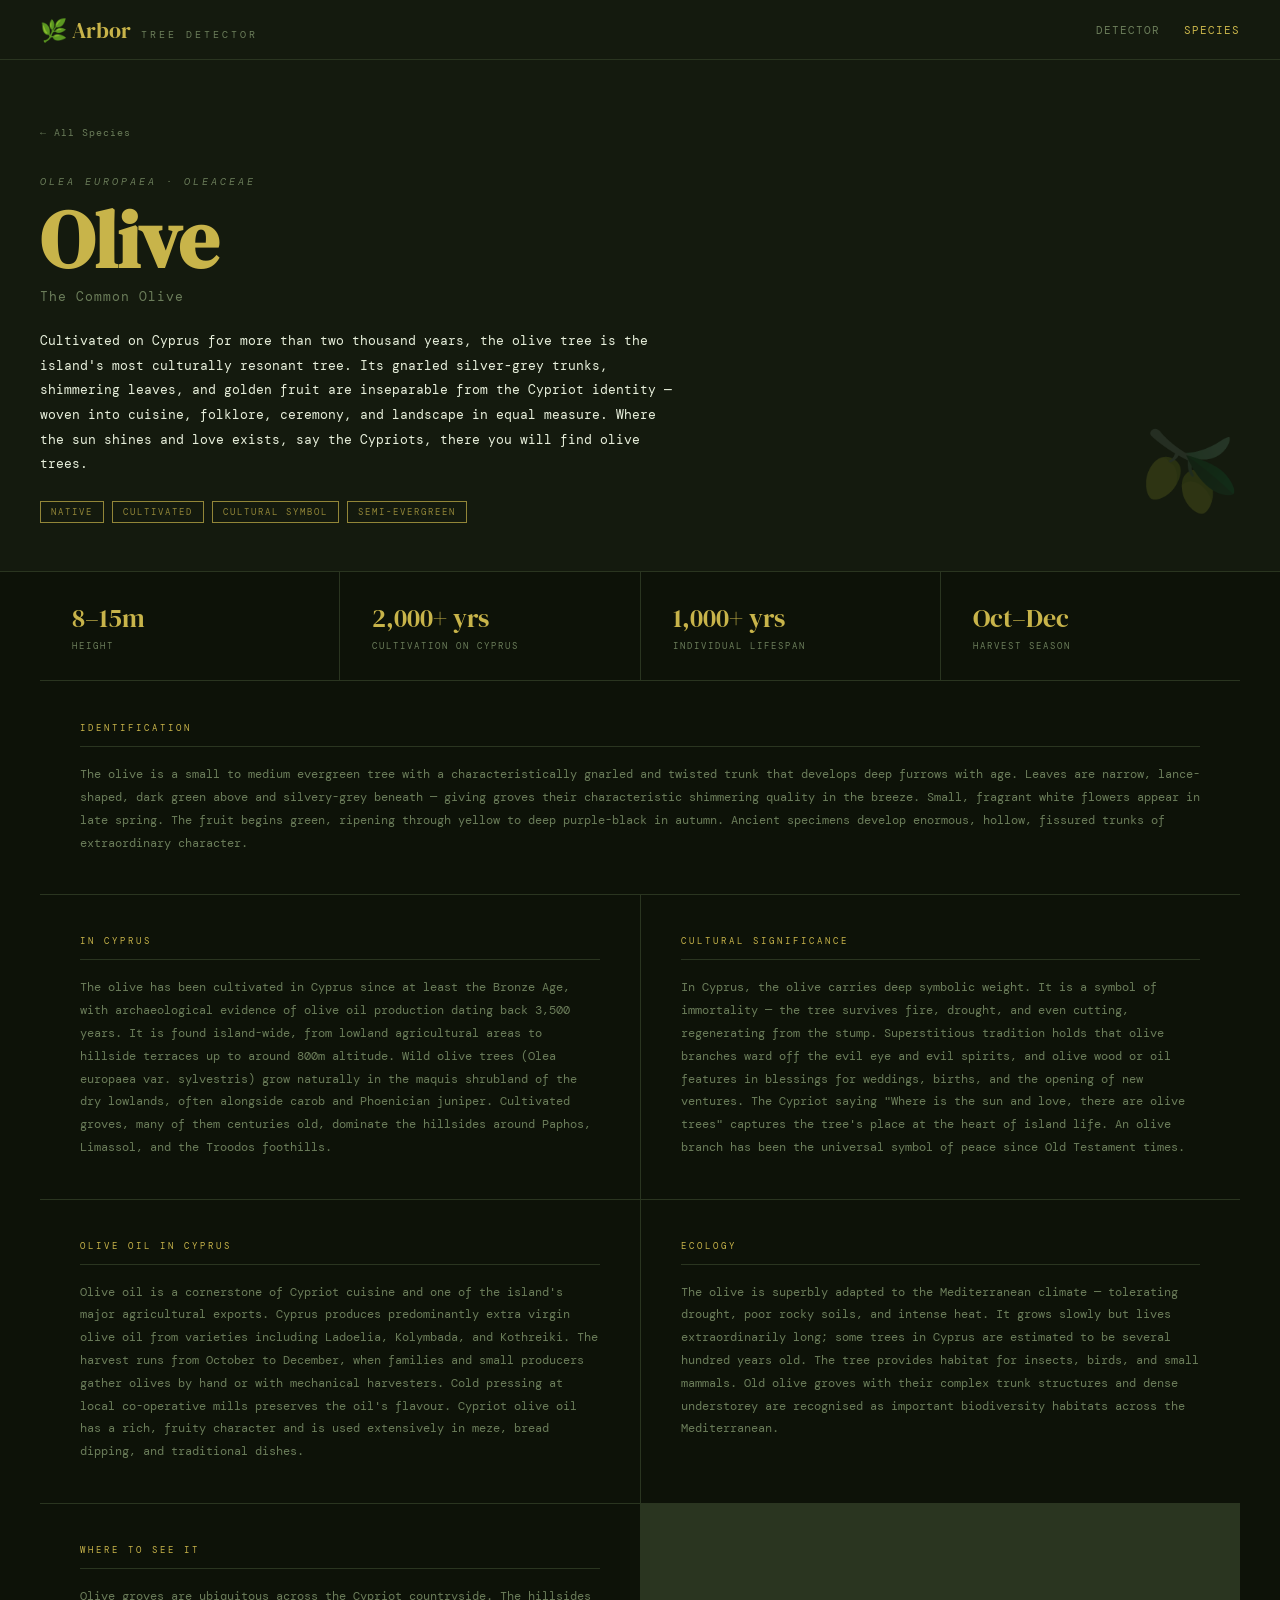
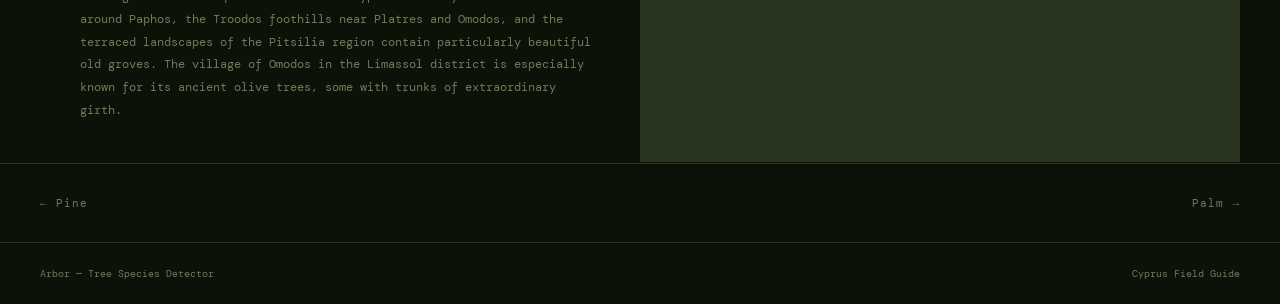
<file: species/olive.html>
<!DOCTYPE html>
<html lang="en">
<head>
  <meta charset="UTF-8"/><meta name="viewport" content="width=device-width, initial-scale=1.0"/>
  <title>Arbor — Olive</title>
  <link href="https://fonts.googleapis.com/css2?family=DM+Serif+Display:ital@0;1&family=DM+Mono:wght@300;400;500&display=swap" rel="stylesheet"/>

  <style>
    *, *::before, *::after { box-sizing: border-box; margin: 0; padding: 0; }
    :root { --bg: #0d1208; --surface: #141a0e; --border: #2a3520; --text: #e8f0dc; --muted: #6b7d5a; }
    html, body { min-height: 100vh; background: var(--bg); color: var(--text); font-family: 'DM Mono', monospace; }
    header { display: flex; align-items: center; justify-content: space-between; padding: 0 40px; height: 60px; border-bottom: 1px solid var(--border); background: var(--surface); position: sticky; top: 0; z-index: 100; }
    .logo { display: flex; align-items: baseline; gap: 10px; text-decoration: none; }
    .logo-mark { font-family: 'DM Serif Display', serif; font-size: 22px; color: var(--species-color, #7ec845); }
    .logo-sub { font-size: 10px; color: var(--muted); letter-spacing: 3px; text-transform: uppercase; }
    nav { display: flex; gap: 24px; }
    nav a { font-size: 11px; color: var(--muted); text-decoration: none; letter-spacing: 1px; text-transform: uppercase; transition: color 0.2s; }
    nav a:hover, nav a.active { color: var(--species-color, #7ec845); }
    .hero { border-bottom: 1px solid var(--border); padding: 60px 40px 0; background: var(--surface); }
    .back { display: inline-block; font-size: 10px; color: var(--muted); text-decoration: none; letter-spacing: 1px; margin-bottom: 36px; transition: color 0.2s; }
    .back:hover { color: var(--species-color, #7ec845); }
    .hero-inner { display: flex; justify-content: space-between; align-items: flex-end; gap: 40px; padding-bottom: 48px; }
    .hero-text { max-width: 640px; }
    .eyebrow { font-size: 10px; letter-spacing: 3px; text-transform: uppercase; color: var(--muted); margin-bottom: 12px; font-style: italic; }
    .title { font-family: 'DM Serif Display', serif; font-size: clamp(48px, 7vw, 80px); line-height: 1; color: var(--species-color, #7ec845); margin-bottom: 8px; }
    .subtitle { font-size: 13px; color: var(--muted); margin-bottom: 24px; letter-spacing: 1px; }
    .intro { font-size: 13px; color: var(--text); line-height: 1.9; margin-bottom: 24px; }
    .tags { display: flex; gap: 8px; flex-wrap: wrap; }
    .tag { font-size: 9px; letter-spacing: 2px; text-transform: uppercase; padding: 4px 10px; border: 1px solid var(--species-color, #7ec845); color: var(--species-color, #7ec845); opacity: 0.7; }
    .hero-icon { font-size: 80px; opacity: 0.15; flex-shrink: 0; }
    .facts-bar { display: flex; border-bottom: 1px solid var(--border); }
    .fact { flex: 1; padding: 28px 32px; border-right: 1px solid var(--border); }
    .fact:last-child { border-right: none; }
    .fact-val { font-family: 'DM Serif Display', serif; font-size: 26px; color: var(--species-color, #7ec845); margin-bottom: 4px; }
    .fact-label { font-size: 9px; color: var(--muted); letter-spacing: 2px; text-transform: uppercase; }
    .content { max-width: 1200px; margin: 0 auto; }
    .sections { display: grid; grid-template-columns: 1fr 1fr; gap: 1px; background: var(--border); margin: 1px 0; }
    .section { background: var(--bg); padding: 40px; display: flex; flex-direction: column; gap: 16px; }
    .section:first-child { grid-column: 1 / -1; }
    .section-label { font-size: 9px; letter-spacing: 3px; text-transform: uppercase; color: var(--species-color, #7ec845); padding-bottom: 12px; border-bottom: 1px solid var(--border); }
    .section-body p { font-size: 12px; color: var(--muted); line-height: 1.9; }
    .section-body p + p { margin-top: 12px; }
    .nav-footer { display: flex; justify-content: space-between; padding: 32px 40px; border-top: 1px solid var(--border); }
    .nav-btn { font-size: 11px; color: var(--muted); text-decoration: none; letter-spacing: 1px; transition: color 0.2s; }
    .nav-btn:hover { color: var(--species-color, #7ec845); }
    footer { border-top: 1px solid var(--border); padding: 24px 40px; display: flex; justify-content: space-between; font-size: 10px; color: var(--muted); }
    @media (max-width: 700px) { header { padding: 0 20px; } .hero { padding: 40px 20px 0; } .hero-inner { flex-direction: column; } .hero-icon { display: none; } .facts-bar { flex-wrap: wrap; } .fact { min-width: 50%; } .sections { grid-template-columns: 1fr; } .section:first-child { grid-column: 1; } .section { padding: 28px 20px; } .nav-footer { padding: 24px 20px; } footer { padding: 20px; flex-direction: column; gap: 8px; } }
  </style>
</head>
<body style="--species-color: #c8b44a">
<header>
  <a href="../index.html" class="logo"><span class="logo-mark">🌿 Arbor</span><span class="logo-sub">Tree Detector</span></a>
  <nav><a href="../index.html">Detector</a><a href="../species.html" class="active">Species</a></nav>
</header>
<div class="hero">
  <a href="../species.html" class="back">← All Species</a>
  <div class="hero-inner">
    <div class="hero-text">
      <div class="eyebrow">Olea europaea · Oleaceae</div>
      <h1 class="title">Olive</h1>
      <p class="subtitle">The Common Olive</p>
      <p class="intro">Cultivated on Cyprus for more than two thousand years, the olive tree is the island's most culturally resonant tree. Its gnarled silver-grey trunks, shimmering leaves, and golden fruit are inseparable from the Cypriot identity — woven into cuisine, folklore, ceremony, and landscape in equal measure. Where the sun shines and love exists, say the Cypriots, there you will find olive trees.</p>
      <div class="tags"><span class="tag">Native</span><span class="tag">Cultivated</span><span class="tag">Cultural symbol</span><span class="tag">Semi-evergreen</span></div>
    </div>
    <div class="hero-icon">🫒</div>
  </div>
</div>
<div class="content">
  <div class="facts-bar">
    <div class="fact"><div class="fact-val">8–15m</div><div class="fact-label">Height</div></div>
    <div class="fact"><div class="fact-val">2,000+ yrs</div><div class="fact-label">Cultivation on Cyprus</div></div>
    <div class="fact"><div class="fact-val">1,000+ yrs</div><div class="fact-label">Individual lifespan</div></div>
    <div class="fact"><div class="fact-val">Oct–Dec</div><div class="fact-label">Harvest season</div></div>
  </div>
  <div class="sections">
    <div class="section">
      <div class="section-label">Identification</div>
      <div class="section-body"><p>The olive is a small to medium evergreen tree with a characteristically gnarled and twisted trunk that develops deep furrows with age. Leaves are narrow, lance-shaped, dark green above and silvery-grey beneath — giving groves their characteristic shimmering quality in the breeze. Small, fragrant white flowers appear in late spring. The fruit begins green, ripening through yellow to deep purple-black in autumn. Ancient specimens develop enormous, hollow, fissured trunks of extraordinary character.</p></div>
    </div>
    <div class="section">
      <div class="section-label">In Cyprus</div>
      <div class="section-body"><p>The olive has been cultivated in Cyprus since at least the Bronze Age, with archaeological evidence of olive oil production dating back 3,500 years. It is found island-wide, from lowland agricultural areas to hillside terraces up to around 800m altitude. Wild olive trees (Olea europaea var. sylvestris) grow naturally in the maquis shrubland of the dry lowlands, often alongside carob and Phoenician juniper. Cultivated groves, many of them centuries old, dominate the hillsides around Paphos, Limassol, and the Troodos foothills.</p></div>
    </div>
    <div class="section">
      <div class="section-label">Cultural Significance</div>
      <div class="section-body"><p>In Cyprus, the olive carries deep symbolic weight. It is a symbol of immortality — the tree survives fire, drought, and even cutting, regenerating from the stump. Superstitious tradition holds that olive branches ward off the evil eye and evil spirits, and olive wood or oil features in blessings for weddings, births, and the opening of new ventures. The Cypriot saying "Where is the sun and love, there are olive trees" captures the tree's place at the heart of island life. An olive branch has been the universal symbol of peace since Old Testament times.</p></div>
    </div>
    <div class="section">
      <div class="section-label">Olive Oil in Cyprus</div>
      <div class="section-body"><p>Olive oil is a cornerstone of Cypriot cuisine and one of the island's major agricultural exports. Cyprus produces predominantly extra virgin olive oil from varieties including Ladoelia, Kolymbada, and Kothreiki. The harvest runs from October to December, when families and small producers gather olives by hand or with mechanical harvesters. Cold pressing at local co-operative mills preserves the oil's flavour. Cypriot olive oil has a rich, fruity character and is used extensively in meze, bread dipping, and traditional dishes.</p></div>
    </div>
    <div class="section">
      <div class="section-label">Ecology</div>
      <div class="section-body"><p>The olive is superbly adapted to the Mediterranean climate — tolerating drought, poor rocky soils, and intense heat. It grows slowly but lives extraordinarily long; some trees in Cyprus are estimated to be several hundred years old. The tree provides habitat for insects, birds, and small mammals. Old olive groves with their complex trunk structures and dense understorey are recognised as important biodiversity habitats across the Mediterranean.</p></div>
    </div>
    <div class="section">
      <div class="section-label">Where to See It</div>
      <div class="section-body"><p>Olive groves are ubiquitous across the Cypriot countryside. The hillsides around Paphos, the Troodos foothills near Platres and Omodos, and the terraced landscapes of the Pitsilia region contain particularly beautiful old groves. The village of Omodos in the Limassol district is especially known for its ancient olive trees, some with trunks of extraordinary girth.</p></div>
    </div>
  </div>
</div>
<div class="nav-footer">
  <a href="pine.html" class="nav-btn">← Pine</a>
  <a href="palm.html" class="nav-btn next">Palm →</a>
</div>
<footer><span>Arbor — Tree Species Detector</span><span>Cyprus Field Guide</span></footer>
</body>
</html>
</file>
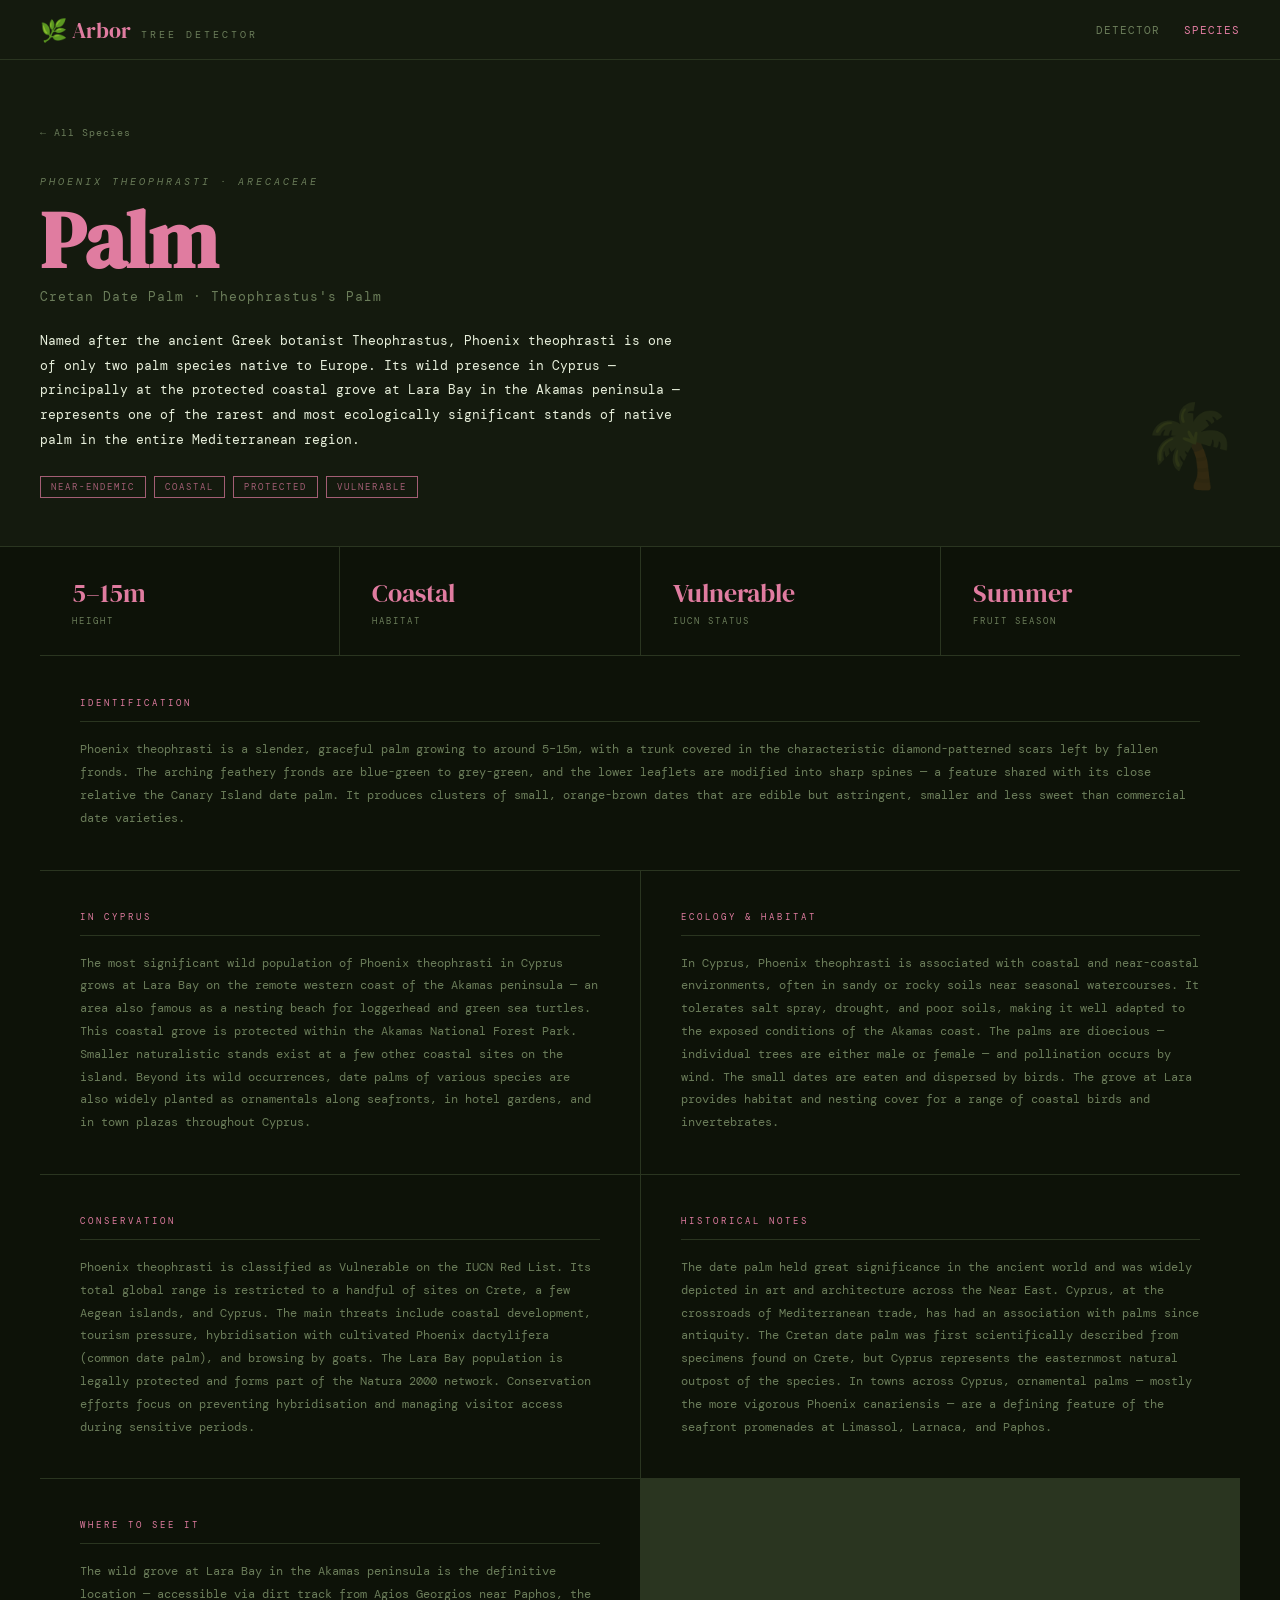
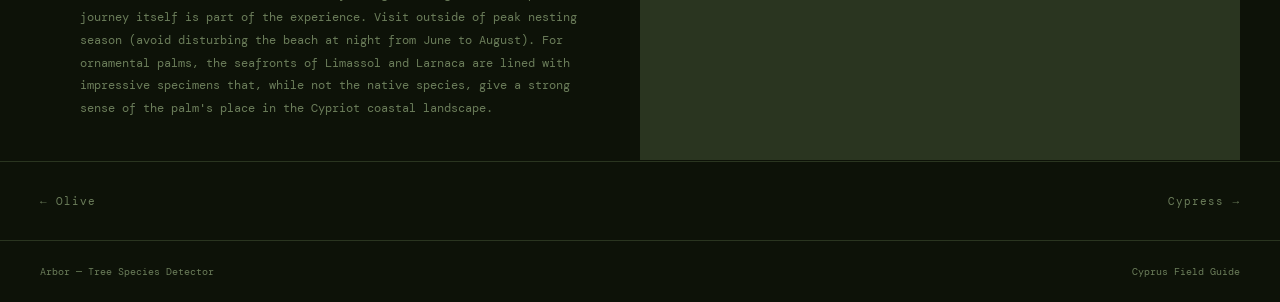
<file: species/palm.html>
<!DOCTYPE html>
<html lang="en">
<head>
  <meta charset="UTF-8"/><meta name="viewport" content="width=device-width, initial-scale=1.0"/>
  <title>Arbor — Palm</title>
  <link href="https://fonts.googleapis.com/css2?family=DM+Serif+Display:ital@0;1&family=DM+Mono:wght@300;400;500&display=swap" rel="stylesheet"/>

  <style>
    *, *::before, *::after { box-sizing: border-box; margin: 0; padding: 0; }
    :root { --bg: #0d1208; --surface: #141a0e; --border: #2a3520; --text: #e8f0dc; --muted: #6b7d5a; }
    html, body { min-height: 100vh; background: var(--bg); color: var(--text); font-family: 'DM Mono', monospace; }
    header { display: flex; align-items: center; justify-content: space-between; padding: 0 40px; height: 60px; border-bottom: 1px solid var(--border); background: var(--surface); position: sticky; top: 0; z-index: 100; }
    .logo { display: flex; align-items: baseline; gap: 10px; text-decoration: none; }
    .logo-mark { font-family: 'DM Serif Display', serif; font-size: 22px; color: var(--species-color, #7ec845); }
    .logo-sub { font-size: 10px; color: var(--muted); letter-spacing: 3px; text-transform: uppercase; }
    nav { display: flex; gap: 24px; }
    nav a { font-size: 11px; color: var(--muted); text-decoration: none; letter-spacing: 1px; text-transform: uppercase; transition: color 0.2s; }
    nav a:hover, nav a.active { color: var(--species-color, #7ec845); }
    .hero { border-bottom: 1px solid var(--border); padding: 60px 40px 0; background: var(--surface); }
    .back { display: inline-block; font-size: 10px; color: var(--muted); text-decoration: none; letter-spacing: 1px; margin-bottom: 36px; transition: color 0.2s; }
    .back:hover { color: var(--species-color, #7ec845); }
    .hero-inner { display: flex; justify-content: space-between; align-items: flex-end; gap: 40px; padding-bottom: 48px; }
    .hero-text { max-width: 640px; }
    .eyebrow { font-size: 10px; letter-spacing: 3px; text-transform: uppercase; color: var(--muted); margin-bottom: 12px; font-style: italic; }
    .title { font-family: 'DM Serif Display', serif; font-size: clamp(48px, 7vw, 80px); line-height: 1; color: var(--species-color, #7ec845); margin-bottom: 8px; }
    .subtitle { font-size: 13px; color: var(--muted); margin-bottom: 24px; letter-spacing: 1px; }
    .intro { font-size: 13px; color: var(--text); line-height: 1.9; margin-bottom: 24px; }
    .tags { display: flex; gap: 8px; flex-wrap: wrap; }
    .tag { font-size: 9px; letter-spacing: 2px; text-transform: uppercase; padding: 4px 10px; border: 1px solid var(--species-color, #7ec845); color: var(--species-color, #7ec845); opacity: 0.7; }
    .hero-icon { font-size: 80px; opacity: 0.15; flex-shrink: 0; }
    .facts-bar { display: flex; border-bottom: 1px solid var(--border); }
    .fact { flex: 1; padding: 28px 32px; border-right: 1px solid var(--border); }
    .fact:last-child { border-right: none; }
    .fact-val { font-family: 'DM Serif Display', serif; font-size: 26px; color: var(--species-color, #7ec845); margin-bottom: 4px; }
    .fact-label { font-size: 9px; color: var(--muted); letter-spacing: 2px; text-transform: uppercase; }
    .content { max-width: 1200px; margin: 0 auto; }
    .sections { display: grid; grid-template-columns: 1fr 1fr; gap: 1px; background: var(--border); margin: 1px 0; }
    .section { background: var(--bg); padding: 40px; display: flex; flex-direction: column; gap: 16px; }
    .section:first-child { grid-column: 1 / -1; }
    .section-label { font-size: 9px; letter-spacing: 3px; text-transform: uppercase; color: var(--species-color, #7ec845); padding-bottom: 12px; border-bottom: 1px solid var(--border); }
    .section-body p { font-size: 12px; color: var(--muted); line-height: 1.9; }
    .section-body p + p { margin-top: 12px; }
    .nav-footer { display: flex; justify-content: space-between; padding: 32px 40px; border-top: 1px solid var(--border); }
    .nav-btn { font-size: 11px; color: var(--muted); text-decoration: none; letter-spacing: 1px; transition: color 0.2s; }
    .nav-btn:hover { color: var(--species-color, #7ec845); }
    footer { border-top: 1px solid var(--border); padding: 24px 40px; display: flex; justify-content: space-between; font-size: 10px; color: var(--muted); }
    @media (max-width: 700px) { header { padding: 0 20px; } .hero { padding: 40px 20px 0; } .hero-inner { flex-direction: column; } .hero-icon { display: none; } .facts-bar { flex-wrap: wrap; } .fact { min-width: 50%; } .sections { grid-template-columns: 1fr; } .section:first-child { grid-column: 1; } .section { padding: 28px 20px; } .nav-footer { padding: 24px 20px; } footer { padding: 20px; flex-direction: column; gap: 8px; } }
  </style>
</head>
<body style="--species-color: #e07ca0">
<header>
  <a href="../index.html" class="logo"><span class="logo-mark">🌿 Arbor</span><span class="logo-sub">Tree Detector</span></a>
  <nav><a href="../index.html">Detector</a><a href="../species.html" class="active">Species</a></nav>
</header>
<div class="hero">
  <a href="../species.html" class="back">← All Species</a>
  <div class="hero-inner">
    <div class="hero-text">
      <div class="eyebrow">Phoenix theophrasti · Arecaceae</div>
      <h1 class="title">Palm</h1>
      <p class="subtitle">Cretan Date Palm · Theophrastus's Palm</p>
      <p class="intro">Named after the ancient Greek botanist Theophrastus, Phoenix theophrasti is one of only two palm species native to Europe. Its wild presence in Cyprus — principally at the protected coastal grove at Lara Bay in the Akamas peninsula — represents one of the rarest and most ecologically significant stands of native palm in the entire Mediterranean region.</p>
      <div class="tags"><span class="tag">Near-endemic</span><span class="tag">Coastal</span><span class="tag">Protected</span><span class="tag">Vulnerable</span></div>
    </div>
    <div class="hero-icon">🌴</div>
  </div>
</div>
<div class="content">
  <div class="facts-bar">
    <div class="fact"><div class="fact-val">5–15m</div><div class="fact-label">Height</div></div>
    <div class="fact"><div class="fact-val">Coastal</div><div class="fact-label">Habitat</div></div>
    <div class="fact"><div class="fact-val">Vulnerable</div><div class="fact-label">IUCN Status</div></div>
    <div class="fact"><div class="fact-val">Summer</div><div class="fact-label">Fruit season</div></div>
  </div>
  <div class="sections">
    <div class="section">
      <div class="section-label">Identification</div>
      <div class="section-body"><p>Phoenix theophrasti is a slender, graceful palm growing to around 5–15m, with a trunk covered in the characteristic diamond-patterned scars left by fallen fronds. The arching feathery fronds are blue-green to grey-green, and the lower leaflets are modified into sharp spines — a feature shared with its close relative the Canary Island date palm. It produces clusters of small, orange-brown dates that are edible but astringent, smaller and less sweet than commercial date varieties.</p></div>
    </div>
    <div class="section">
      <div class="section-label">In Cyprus</div>
      <div class="section-body"><p>The most significant wild population of Phoenix theophrasti in Cyprus grows at Lara Bay on the remote western coast of the Akamas peninsula — an area also famous as a nesting beach for loggerhead and green sea turtles. This coastal grove is protected within the Akamas National Forest Park. Smaller naturalistic stands exist at a few other coastal sites on the island. Beyond its wild occurrences, date palms of various species are also widely planted as ornamentals along seafronts, in hotel gardens, and in town plazas throughout Cyprus.</p></div>
    </div>
    <div class="section">
      <div class="section-label">Ecology & Habitat</div>
      <div class="section-body"><p>In Cyprus, Phoenix theophrasti is associated with coastal and near-coastal environments, often in sandy or rocky soils near seasonal watercourses. It tolerates salt spray, drought, and poor soils, making it well adapted to the exposed conditions of the Akamas coast. The palms are dioecious — individual trees are either male or female — and pollination occurs by wind. The small dates are eaten and dispersed by birds. The grove at Lara provides habitat and nesting cover for a range of coastal birds and invertebrates.</p></div>
    </div>
    <div class="section">
      <div class="section-label">Conservation</div>
      <div class="section-body"><p>Phoenix theophrasti is classified as Vulnerable on the IUCN Red List. Its total global range is restricted to a handful of sites on Crete, a few Aegean islands, and Cyprus. The main threats include coastal development, tourism pressure, hybridisation with cultivated Phoenix dactylifera (common date palm), and browsing by goats. The Lara Bay population is legally protected and forms part of the Natura 2000 network. Conservation efforts focus on preventing hybridisation and managing visitor access during sensitive periods.</p></div>
    </div>
    <div class="section">
      <div class="section-label">Historical Notes</div>
      <div class="section-body"><p>The date palm held great significance in the ancient world and was widely depicted in art and architecture across the Near East. Cyprus, at the crossroads of Mediterranean trade, has had an association with palms since antiquity. The Cretan date palm was first scientifically described from specimens found on Crete, but Cyprus represents the easternmost natural outpost of the species. In towns across Cyprus, ornamental palms — mostly the more vigorous Phoenix canariensis — are a defining feature of the seafront promenades at Limassol, Larnaca, and Paphos.</p></div>
    </div>
    <div class="section">
      <div class="section-label">Where to See It</div>
      <div class="section-body"><p>The wild grove at Lara Bay in the Akamas peninsula is the definitive location — accessible via dirt track from Agios Georgios near Paphos, the journey itself is part of the experience. Visit outside of peak nesting season (avoid disturbing the beach at night from June to August). For ornamental palms, the seafronts of Limassol and Larnaca are lined with impressive specimens that, while not the native species, give a strong sense of the palm's place in the Cypriot coastal landscape.</p></div>
    </div>
  </div>
</div>
<div class="nav-footer">
  <a href="olive.html" class="nav-btn">← Olive</a>
  <a href="cypress.html" class="nav-btn next">Cypress →</a>
</div>
<footer><span>Arbor — Tree Species Detector</span><span>Cyprus Field Guide</span></footer>
</body>
</html>
</file>
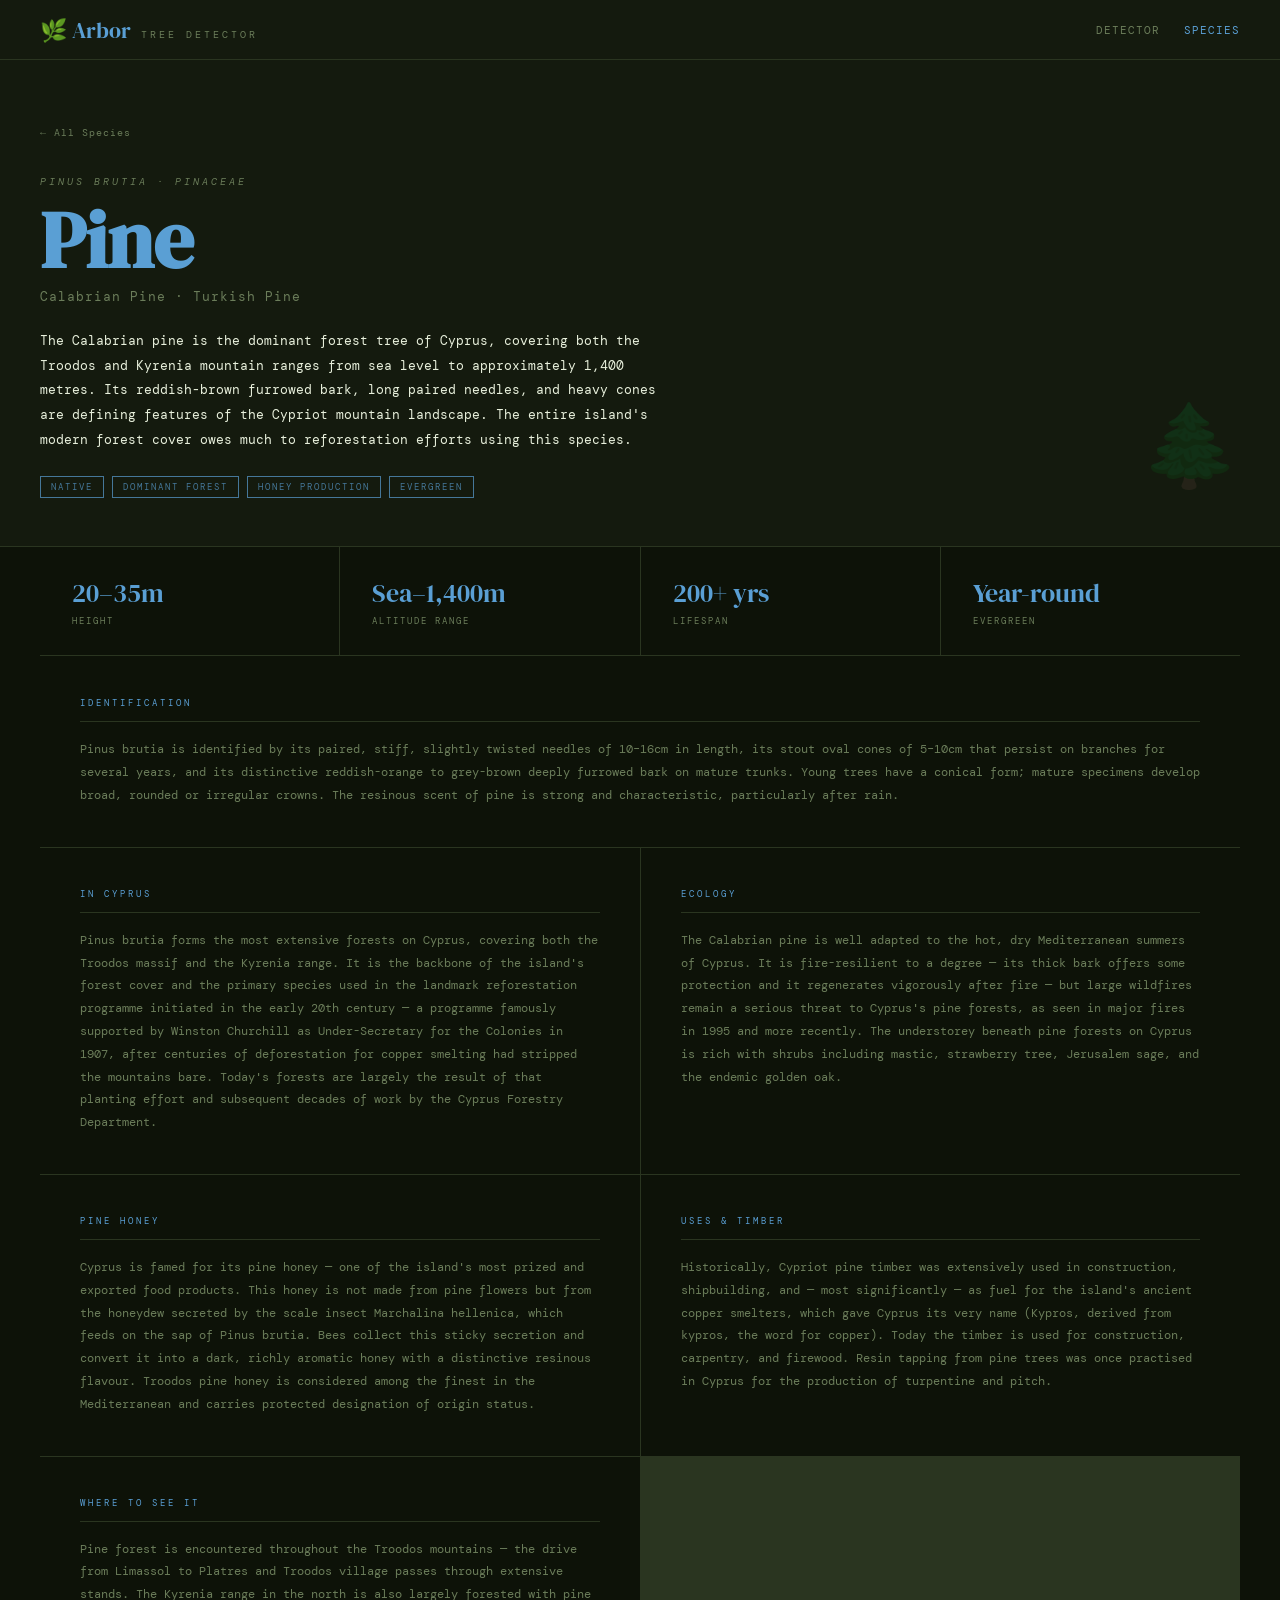
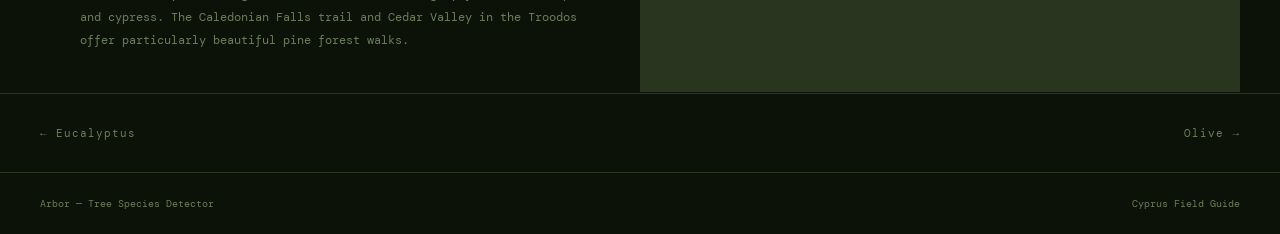
<file: species/pine.html>
<!DOCTYPE html>
<html lang="en">
<head>
  <meta charset="UTF-8"/><meta name="viewport" content="width=device-width, initial-scale=1.0"/>
  <title>Arbor — Pine</title>
  <link href="https://fonts.googleapis.com/css2?family=DM+Serif+Display:ital@0;1&family=DM+Mono:wght@300;400;500&display=swap" rel="stylesheet"/>

  <style>
    *, *::before, *::after { box-sizing: border-box; margin: 0; padding: 0; }
    :root { --bg: #0d1208; --surface: #141a0e; --border: #2a3520; --text: #e8f0dc; --muted: #6b7d5a; }
    html, body { min-height: 100vh; background: var(--bg); color: var(--text); font-family: 'DM Mono', monospace; }
    header { display: flex; align-items: center; justify-content: space-between; padding: 0 40px; height: 60px; border-bottom: 1px solid var(--border); background: var(--surface); position: sticky; top: 0; z-index: 100; }
    .logo { display: flex; align-items: baseline; gap: 10px; text-decoration: none; }
    .logo-mark { font-family: 'DM Serif Display', serif; font-size: 22px; color: var(--species-color, #7ec845); }
    .logo-sub { font-size: 10px; color: var(--muted); letter-spacing: 3px; text-transform: uppercase; }
    nav { display: flex; gap: 24px; }
    nav a { font-size: 11px; color: var(--muted); text-decoration: none; letter-spacing: 1px; text-transform: uppercase; transition: color 0.2s; }
    nav a:hover, nav a.active { color: var(--species-color, #7ec845); }
    .hero { border-bottom: 1px solid var(--border); padding: 60px 40px 0; background: var(--surface); }
    .back { display: inline-block; font-size: 10px; color: var(--muted); text-decoration: none; letter-spacing: 1px; margin-bottom: 36px; transition: color 0.2s; }
    .back:hover { color: var(--species-color, #7ec845); }
    .hero-inner { display: flex; justify-content: space-between; align-items: flex-end; gap: 40px; padding-bottom: 48px; }
    .hero-text { max-width: 640px; }
    .eyebrow { font-size: 10px; letter-spacing: 3px; text-transform: uppercase; color: var(--muted); margin-bottom: 12px; font-style: italic; }
    .title { font-family: 'DM Serif Display', serif; font-size: clamp(48px, 7vw, 80px); line-height: 1; color: var(--species-color, #7ec845); margin-bottom: 8px; }
    .subtitle { font-size: 13px; color: var(--muted); margin-bottom: 24px; letter-spacing: 1px; }
    .intro { font-size: 13px; color: var(--text); line-height: 1.9; margin-bottom: 24px; }
    .tags { display: flex; gap: 8px; flex-wrap: wrap; }
    .tag { font-size: 9px; letter-spacing: 2px; text-transform: uppercase; padding: 4px 10px; border: 1px solid var(--species-color, #7ec845); color: var(--species-color, #7ec845); opacity: 0.7; }
    .hero-icon { font-size: 80px; opacity: 0.15; flex-shrink: 0; }
    .facts-bar { display: flex; border-bottom: 1px solid var(--border); }
    .fact { flex: 1; padding: 28px 32px; border-right: 1px solid var(--border); }
    .fact:last-child { border-right: none; }
    .fact-val { font-family: 'DM Serif Display', serif; font-size: 26px; color: var(--species-color, #7ec845); margin-bottom: 4px; }
    .fact-label { font-size: 9px; color: var(--muted); letter-spacing: 2px; text-transform: uppercase; }
    .content { max-width: 1200px; margin: 0 auto; }
    .sections { display: grid; grid-template-columns: 1fr 1fr; gap: 1px; background: var(--border); margin: 1px 0; }
    .section { background: var(--bg); padding: 40px; display: flex; flex-direction: column; gap: 16px; }
    .section:first-child { grid-column: 1 / -1; }
    .section-label { font-size: 9px; letter-spacing: 3px; text-transform: uppercase; color: var(--species-color, #7ec845); padding-bottom: 12px; border-bottom: 1px solid var(--border); }
    .section-body p { font-size: 12px; color: var(--muted); line-height: 1.9; }
    .section-body p + p { margin-top: 12px; }
    .nav-footer { display: flex; justify-content: space-between; padding: 32px 40px; border-top: 1px solid var(--border); }
    .nav-btn { font-size: 11px; color: var(--muted); text-decoration: none; letter-spacing: 1px; transition: color 0.2s; }
    .nav-btn:hover { color: var(--species-color, #7ec845); }
    footer { border-top: 1px solid var(--border); padding: 24px 40px; display: flex; justify-content: space-between; font-size: 10px; color: var(--muted); }
    @media (max-width: 700px) { header { padding: 0 20px; } .hero { padding: 40px 20px 0; } .hero-inner { flex-direction: column; } .hero-icon { display: none; } .facts-bar { flex-wrap: wrap; } .fact { min-width: 50%; } .sections { grid-template-columns: 1fr; } .section:first-child { grid-column: 1; } .section { padding: 28px 20px; } .nav-footer { padding: 24px 20px; } footer { padding: 20px; flex-direction: column; gap: 8px; } }
  </style>
</head>
<body style="--species-color: #5a9fd4">
<header>
  <a href="../index.html" class="logo"><span class="logo-mark">🌿 Arbor</span><span class="logo-sub">Tree Detector</span></a>
  <nav><a href="../index.html">Detector</a><a href="../species.html" class="active">Species</a></nav>
</header>
<div class="hero">
  <a href="../species.html" class="back">← All Species</a>
  <div class="hero-inner">
    <div class="hero-text">
      <div class="eyebrow">Pinus brutia · Pinaceae</div>
      <h1 class="title">Pine</h1>
      <p class="subtitle">Calabrian Pine · Turkish Pine</p>
      <p class="intro">The Calabrian pine is the dominant forest tree of Cyprus, covering both the Troodos and Kyrenia mountain ranges from sea level to approximately 1,400 metres. Its reddish-brown furrowed bark, long paired needles, and heavy cones are defining features of the Cypriot mountain landscape. The entire island's modern forest cover owes much to reforestation efforts using this species.</p>
      <div class="tags"><span class="tag">Native</span><span class="tag">Dominant forest</span><span class="tag">Honey production</span><span class="tag">Evergreen</span></div>
    </div>
    <div class="hero-icon">🌲</div>
  </div>
</div>
<div class="content">
  <div class="facts-bar">
    <div class="fact"><div class="fact-val">20–35m</div><div class="fact-label">Height</div></div>
    <div class="fact"><div class="fact-val">Sea–1,400m</div><div class="fact-label">Altitude range</div></div>
    <div class="fact"><div class="fact-val">200+ yrs</div><div class="fact-label">Lifespan</div></div>
    <div class="fact"><div class="fact-val">Year-round</div><div class="fact-label">Evergreen</div></div>
  </div>
  <div class="sections">
    <div class="section">
      <div class="section-label">Identification</div>
      <div class="section-body"><p>Pinus brutia is identified by its paired, stiff, slightly twisted needles of 10–16cm in length, its stout oval cones of 5–10cm that persist on branches for several years, and its distinctive reddish-orange to grey-brown deeply furrowed bark on mature trunks. Young trees have a conical form; mature specimens develop broad, rounded or irregular crowns. The resinous scent of pine is strong and characteristic, particularly after rain.</p></div>
    </div>
    <div class="section">
      <div class="section-label">In Cyprus</div>
      <div class="section-body"><p>Pinus brutia forms the most extensive forests on Cyprus, covering both the Troodos massif and the Kyrenia range. It is the backbone of the island's forest cover and the primary species used in the landmark reforestation programme initiated in the early 20th century — a programme famously supported by Winston Churchill as Under-Secretary for the Colonies in 1907, after centuries of deforestation for copper smelting had stripped the mountains bare. Today's forests are largely the result of that planting effort and subsequent decades of work by the Cyprus Forestry Department.</p></div>
    </div>
    <div class="section">
      <div class="section-label">Ecology</div>
      <div class="section-body"><p>The Calabrian pine is well adapted to the hot, dry Mediterranean summers of Cyprus. It is fire-resilient to a degree — its thick bark offers some protection and it regenerates vigorously after fire — but large wildfires remain a serious threat to Cyprus's pine forests, as seen in major fires in 1995 and more recently. The understorey beneath pine forests on Cyprus is rich with shrubs including mastic, strawberry tree, Jerusalem sage, and the endemic golden oak.</p></div>
    </div>
    <div class="section">
      <div class="section-label">Pine Honey</div>
      <div class="section-body"><p>Cyprus is famed for its pine honey — one of the island's most prized and exported food products. This honey is not made from pine flowers but from the honeydew secreted by the scale insect Marchalina hellenica, which feeds on the sap of Pinus brutia. Bees collect this sticky secretion and convert it into a dark, richly aromatic honey with a distinctive resinous flavour. Troodos pine honey is considered among the finest in the Mediterranean and carries protected designation of origin status.</p></div>
    </div>
    <div class="section">
      <div class="section-label">Uses & Timber</div>
      <div class="section-body"><p>Historically, Cypriot pine timber was extensively used in construction, shipbuilding, and — most significantly — as fuel for the island's ancient copper smelters, which gave Cyprus its very name (Kypros, derived from kypros, the word for copper). Today the timber is used for construction, carpentry, and firewood. Resin tapping from pine trees was once practised in Cyprus for the production of turpentine and pitch.</p></div>
    </div>
    <div class="section">
      <div class="section-label">Where to See It</div>
      <div class="section-body"><p>Pine forest is encountered throughout the Troodos mountains — the drive from Limassol to Platres and Troodos village passes through extensive stands. The Kyrenia range in the north is also largely forested with pine and cypress. The Caledonian Falls trail and Cedar Valley in the Troodos offer particularly beautiful pine forest walks.</p></div>
    </div>
  </div>
</div>
<div class="nav-footer">
  <a href="eucalyptus.html" class="nav-btn">← Eucalyptus</a>
  <a href="olive.html" class="nav-btn next">Olive →</a>
</div>
<footer><span>Arbor — Tree Species Detector</span><span>Cyprus Field Guide</span></footer>
</body>
</html>
</file>
